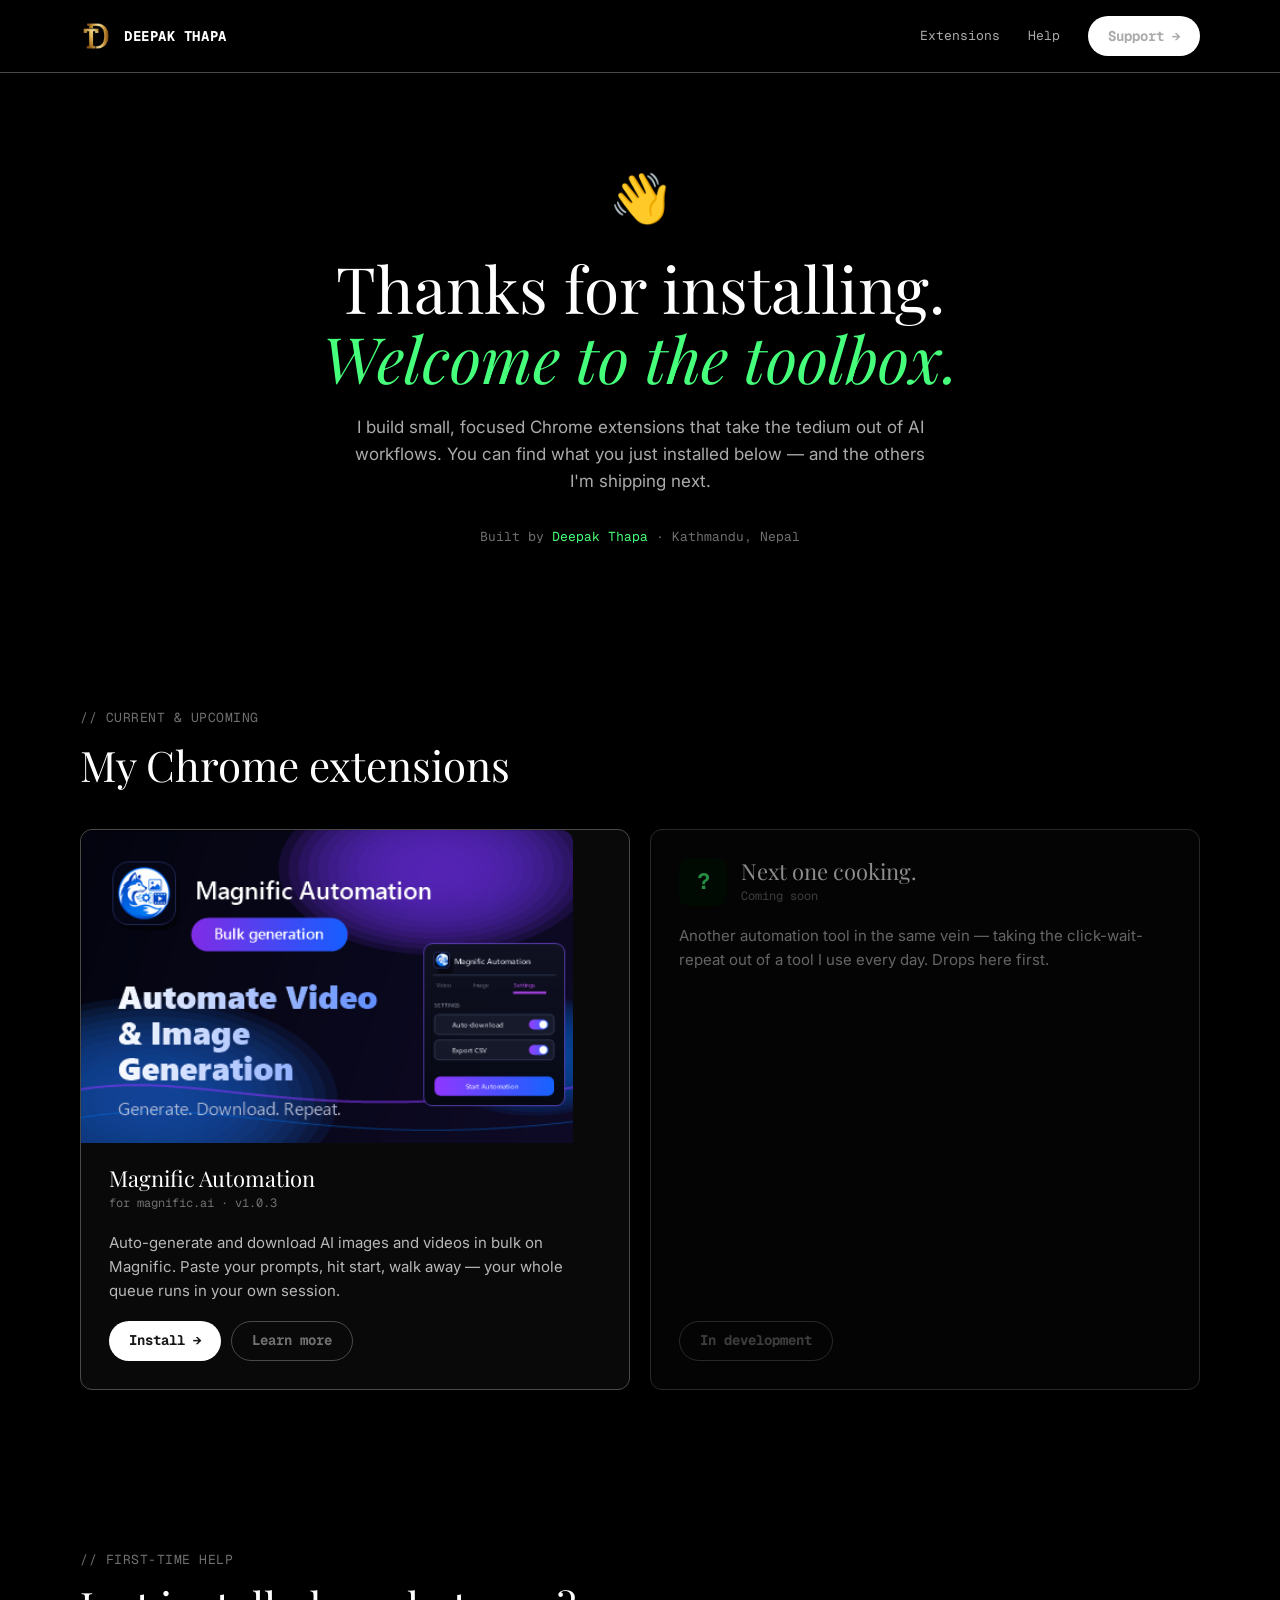
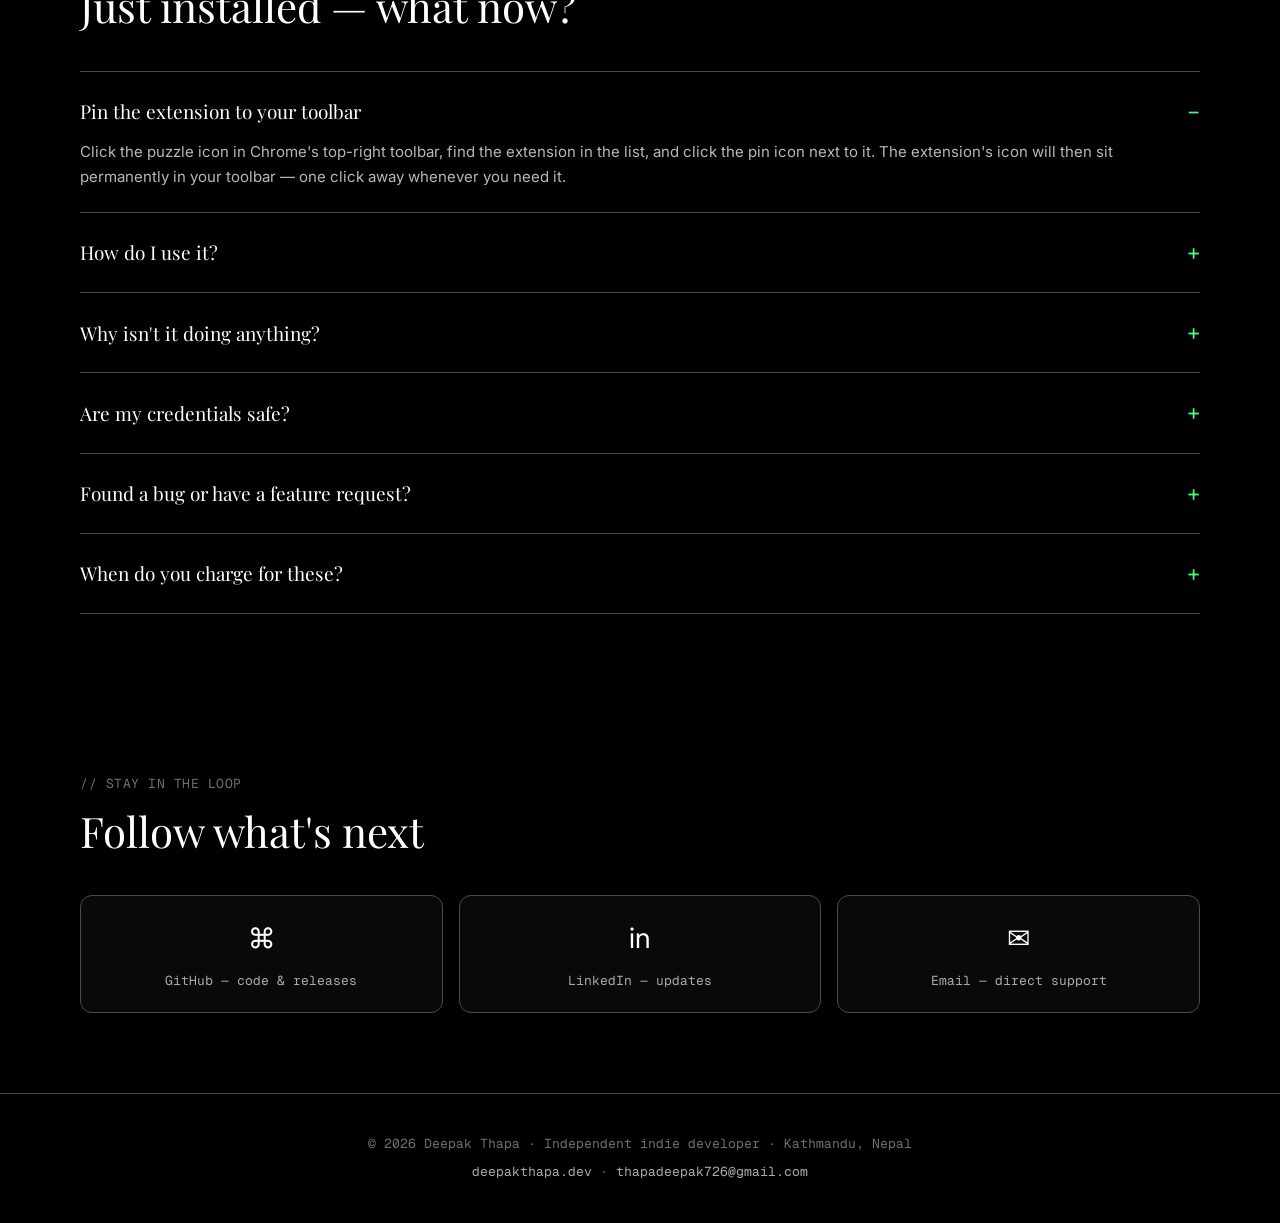
<file: extensions/index.html>
<!DOCTYPE html>
<html lang="en">
<head>
  <meta charset="UTF-8" />
  <meta name="viewport" content="width=device-width, initial-scale=1.0, viewport-fit=cover" />
  <title>Welcome — Deepak's Chrome extensions</title>
  <meta name="description" content="Thanks for installing. A hub for all the Chrome extensions I'm building — Magnific Automation and more on the way." />

  <meta property="og:title" content="Deepak's Chrome extensions" />
  <meta property="og:description" content="A hub for all the Chrome extensions I'm building." />
  <meta property="og:image" content="../apple-touch-icon.png" />
  <meta property="og:type" content="website" />
  <meta name="twitter:card" content="summary_large_image" />
  <meta name="twitter:title" content="Deepak's Chrome extensions" />
  <meta name="twitter:description" content="A hub for all the Chrome extensions I'm building." />
  <meta name="twitter:image" content="../apple-touch-icon.png" />
  <meta name="theme-color" content="#000000" />

  <link rel="icon" type="image/png" sizes="32x32" href="../favicon-32x32.png" />
  <link rel="apple-touch-icon" sizes="180x180" href="../apple-touch-icon.png" />

  <link rel="preconnect" href="https://fonts.googleapis.com" />
  <link rel="preconnect" href="https://fonts.gstatic.com" crossorigin />
  <link href="https://fonts.googleapis.com/css2?family=Inter:wght@400;500&family=Playfair+Display:ital,wght@0,400;0,500;1,400&family=Geist+Mono:wght@400;700&display=swap" rel="stylesheet" />

  <link rel="stylesheet" href="../style.css" />

  <style>
    /* Top bar */
    .eh-nav {
      position: fixed;
      top: 0; left: 0; right: 0;
      z-index: 100;
      background: rgba(0, 0, 0, 0.85);
      -webkit-backdrop-filter: blur(12px);
      backdrop-filter: blur(12px);
      border-bottom: 1px solid var(--border);
    }
    .eh-nav__inner {
      display: flex;
      align-items: center;
      justify-content: space-between;
      max-width: var(--container-max);
      margin: 0 auto;
      padding: 16px var(--container-px);
    }
    .eh-nav__brand {
      display: flex;
      align-items: center;
      gap: 12px;
      font-family: var(--font-mono);
      font-size: 14px;
      font-weight: 700;
      letter-spacing: 0.04em;
      color: var(--text-primary);
    }
    .eh-nav__avatar {
      width: 32px; height: 32px;
      border-radius: 50%;
      object-fit: cover;
      background: var(--bg-card);
    }
    .eh-nav__links {
      display: flex;
      align-items: center;
      gap: 28px;
      font-family: var(--font-mono);
      font-size: 13px;
    }
    .eh-nav__links a {
      color: var(--text-secondary);
      transition: color var(--transition);
    }
    .eh-nav__links a:hover { color: var(--text-primary); }

    /* Hero */
    .eh-hero {
      padding: 160px 0 80px;
      text-align: center;
    }
    .eh-hero__wave {
      display: inline-block;
      font-size: 48px;
      margin-bottom: 16px;
      animation: wave 2.4s ease-in-out infinite;
      transform-origin: 70% 70%;
    }
    @keyframes wave {
      0%, 60%, 100% { transform: rotate(0deg); }
      10% { transform: rotate(14deg); }
      20% { transform: rotate(-8deg); }
      30% { transform: rotate(14deg); }
      40% { transform: rotate(-4deg); }
      50% { transform: rotate(10deg); }
    }
    .eh-hero__title {
      font-family: var(--font-display);
      font-size: clamp(36px, 5vw, 64px);
      font-weight: 400;
      line-height: 1.1;
      margin-bottom: 20px;
    }
    .eh-hero__subtitle {
      max-width: 580px;
      margin: 0 auto 32px;
      font-size: 17px;
      color: var(--text-secondary);
      line-height: 1.6;
    }
    .eh-hero__meta {
      font-family: var(--font-mono);
      font-size: 13px;
      color: var(--text-muted);
    }

    /* Generic section */
    .eh-section { padding: 80px 0; }
    .eh-section__label {
      font-family: var(--font-mono);
      font-size: 13px;
      color: var(--text-muted);
      text-transform: uppercase;
      letter-spacing: 0.04em;
      margin-bottom: 12px;
    }
    .eh-section__title {
      font-family: var(--font-display);
      font-size: clamp(28px, 3.4vw, 42px);
      font-weight: 400;
      line-height: 1.15;
      margin-bottom: 40px;
    }

    /* Product grid */
    .eh-grid {
      display: grid;
      grid-template-columns: repeat(2, 1fr);
      gap: 20px;
    }
    @media (max-width: 760px) { .eh-grid { grid-template-columns: 1fr; } }

    .eh-product {
      padding: 28px;
      background: var(--bg-card);
      border: 1px solid var(--border);
      border-radius: var(--radius-card);
      display: flex;
      flex-direction: column;
      gap: 18px;
      transition: transform var(--transition), border-color var(--transition);
    }
    .eh-product:hover { transform: translateY(-2px); border-color: var(--border-tag); }
    .eh-product--soon { opacity: 0.55; }
    .eh-product--soon:hover { transform: none; border-color: var(--border); }
    .eh-product__head {
      display: flex;
      align-items: center;
      gap: 14px;
    }
    .eh-product__banner {
      display: block;
      width: calc(100% + 56px);
      margin: -28px -28px 4px -28px;
      border-radius: var(--radius-card) var(--radius-card) 0 0;
      height: auto;
    }
    .eh-product__icon {
      width: 48px; height: 48px;
      border-radius: 10px;
      background: var(--accent);
      color: #000;
      display: grid;
      place-items: center;
      font-family: var(--font-mono);
      font-size: 22px;
      font-weight: 700;
      flex-shrink: 0;
    }
    .eh-product--soon .eh-product__icon {
      background: var(--bg-tag);
      color: var(--accent);
    }
    .eh-product__name {
      font-family: var(--font-display);
      font-size: 22px;
      font-weight: 400;
      line-height: 1.2;
      margin-bottom: 2px;
    }
    .eh-product__platform {
      font-family: var(--font-mono);
      font-size: 12px;
      color: var(--text-muted);
    }
    .eh-product__desc {
      color: var(--text-card);
      font-size: 15px;
      line-height: 1.6;
      flex-grow: 1;
    }
    .eh-product__actions {
      display: flex;
      gap: 10px;
      flex-wrap: wrap;
    }

    /* FAQ */
    .eh-faq__item {
      border-bottom: 1px solid var(--border);
      padding: 22px 0;
    }
    .eh-faq__item:first-child { border-top: 1px solid var(--border); }
    .eh-faq__q {
      font-family: var(--font-display);
      font-size: 19px;
      cursor: pointer;
      list-style: none;
      display: flex;
      justify-content: space-between;
      align-items: center;
      gap: 16px;
    }
    .eh-faq__q::-webkit-details-marker { display: none; }
    .eh-faq__q::after {
      content: "+";
      color: var(--accent);
      font-family: var(--font-mono);
      font-size: 22px;
    }
    .eh-faq__item[open] .eh-faq__q::after { content: "−"; }
    .eh-faq__a {
      margin-top: 10px;
      color: var(--text-card);
      line-height: 1.7;
      font-size: 15px;
    }

    /* Community */
    .eh-community {
      display: grid;
      grid-template-columns: repeat(3, 1fr);
      gap: 16px;
    }
    @media (max-width: 760px) { .eh-community { grid-template-columns: 1fr; } }

    .eh-community__card {
      padding: 20px;
      background: var(--bg-card);
      border: 1px solid var(--border);
      border-radius: var(--radius-card);
      text-align: center;
      transition: border-color var(--transition), transform var(--transition);
    }
    .eh-community__card:hover {
      border-color: var(--border-tag);
      transform: translateY(-2px);
    }
    .eh-community__icon {
      font-size: 28px;
      margin-bottom: 10px;
    }
    .eh-community__label {
      font-family: var(--font-mono);
      font-size: 13px;
      color: var(--text-secondary);
    }

    /* Footer */
    .eh-footer {
      border-top: 1px solid var(--border);
      padding: 40px 0;
      text-align: center;
      color: var(--text-muted);
      font-family: var(--font-mono);
      font-size: 13px;
    }
    .eh-footer a {
      color: var(--text-secondary);
      transition: color var(--transition);
    }
    .eh-footer a:hover { color: var(--accent); }

    @media (max-width: 720px) {
      :root { --container-px: 24px; }
      .eh-nav__links a:not(.btn) { display: none; }
      .eh-hero { padding: 130px 0 60px; }
    }
  </style>
</head>
<body>

  <!-- NAV -->
  <nav class="eh-nav">
    <div class="eh-nav__inner">
      <a href="../" class="eh-nav__brand">
        <img src="../apple-touch-icon.png" alt="" class="eh-nav__avatar" />
        DEEPAK&nbsp;THAPA
      </a>
      <div class="eh-nav__links">
        <a href="#products">Extensions</a>
        <a href="#help">Help</a>
        <a href="mailto:thapadeepak726@gmail.com" class="btn btn--primary btn--sm">Support →</a>
      </div>
    </div>
  </nav>

  <!-- HERO -->
  <section class="eh-hero">
    <div class="container">
      <span class="eh-hero__wave" aria-hidden="true">👋</span>
      <h1 class="eh-hero__title">Thanks for installing.<br /><em class="accent">Welcome to the toolbox.</em></h1>
      <p class="eh-hero__subtitle">
        I build small, focused Chrome extensions that take the tedium out of AI workflows. You can find what you just installed below — and the others I'm shipping next.
      </p>
      <p class="eh-hero__meta">Built by <a href="../" style="color:var(--accent);">Deepak Thapa</a> · Kathmandu, Nepal</p>
    </div>
  </section>

  <!-- PRODUCTS -->
  <section class="eh-section" id="products">
    <div class="container">
      <p class="eh-section__label">// CURRENT &amp; UPCOMING</p>
      <h2 class="eh-section__title">My Chrome extensions</h2>

      <div class="eh-grid">
        <!-- Live: Magnific Automation -->
        <article class="eh-product">
          <img src="assets/magnific-promo.png" alt="Magnific Automation — Bulk generation for Magnific. Automate Video & Image Generation." class="eh-product__banner" loading="lazy" />
          <div class="eh-product__head">
            <div>
              <h3 class="eh-product__name">Magnific Automation</h3>
              <p class="eh-product__platform">for magnific.ai · v1.0.3</p>
            </div>
          </div>
          <p class="eh-product__desc">
            Auto-generate and download AI images and videos in bulk on Magnific. Paste your prompts, hit start, walk away — your whole queue runs in your own session.
          </p>
          <div class="eh-product__actions">
            <a href="https://chromewebstore.google.com/detail/magnific-automation-bulk/fpclkjidhbhdoeeokmjdlkcncdcmgeik" target="_blank" rel="noopener" class="btn btn--primary btn--sm">Install →</a>
            <a href="../magnific-automation/" class="btn btn--ghost btn--sm">Learn more</a>
          </div>
        </article>

        <!-- Coming soon placeholder #1 -->
        <article class="eh-product eh-product--soon">
          <div class="eh-product__head">
            <div class="eh-product__icon">?</div>
            <div>
              <h3 class="eh-product__name">Next one cooking.</h3>
              <p class="eh-product__platform">Coming soon</p>
            </div>
          </div>
          <p class="eh-product__desc">
            Another automation tool in the same vein — taking the click-wait-repeat out of a tool I use every day. Drops here first.
          </p>
          <div class="eh-product__actions">
            <span class="btn btn--ghost btn--sm" aria-disabled="true">In development</span>
          </div>
        </article>
      </div>
    </div>
  </section>

  <!-- HELP / FAQ -->
  <section class="eh-section" id="help">
    <div class="container">
      <p class="eh-section__label">// FIRST-TIME HELP</p>
      <h2 class="eh-section__title">Just installed — what now?</h2>

      <div class="eh-faq">
        <details class="eh-faq__item" open>
          <summary class="eh-faq__q">Pin the extension to your toolbar</summary>
          <p class="eh-faq__a">Click the puzzle icon in Chrome's top-right toolbar, find the extension in the list, and click the pin icon next to it. The extension's icon will then sit permanently in your toolbar — one click away whenever you need it.</p>
        </details>

        <details class="eh-faq__item">
          <summary class="eh-faq__q">How do I use it?</summary>
          <p class="eh-faq__a">Open the platform the extension is built for (e.g. magnific.ai for Magnific Automation), then click the extension's icon in your toolbar. A side panel opens with the queue controls. Paste prompts, configure settings, press start.</p>
        </details>

        <details class="eh-faq__item">
          <summary class="eh-faq__q">Why isn't it doing anything?</summary>
          <p class="eh-faq__a">A few common causes: (1) you're not on the platform page yet — open the generator before clicking the extension; (2) you're not logged in — these extensions use your own account, so log in first; (3) the platform's UI changed since the last update — email me and I'll patch it within a day.</p>
        </details>

        <details class="eh-faq__item">
          <summary class="eh-faq__q">Are my credentials safe?</summary>
          <p class="eh-faq__a">The extensions never see, store, or transmit your platform passwords. They operate inside your already-logged-in browser session — the same way any user click on the page would. No login info is sent anywhere, ever.</p>
        </details>

        <details class="eh-faq__item">
          <summary class="eh-faq__q">Found a bug or have a feature request?</summary>
          <p class="eh-faq__a">Email <a href="mailto:thapadeepak726@gmail.com" style="color:var(--accent);">thapadeepak726@gmail.com</a>. I read every message and most replies go out within 24 hours on weekdays. Bug reports get priority — I patch and ship fast.</p>
        </details>

        <details class="eh-faq__item">
          <summary class="eh-faq__q">When do you charge for these?</summary>
          <p class="eh-faq__a">Right now everything is free for early users. Once a tool has enough users that I'm confident it's battle-tested, the price flips to <strong>$15 lifetime</strong> for <em>new</em> customers. If you installed during the free launch, you're grandfathered in at free forever.</p>
        </details>
      </div>
    </div>
  </section>

  <!-- COMMUNITY -->
  <section class="eh-section" id="community">
    <div class="container">
      <p class="eh-section__label">// STAY IN THE LOOP</p>
      <h2 class="eh-section__title">Follow what's next</h2>

      <div class="eh-community">
        <a href="https://github.com/Curious-Ray" target="_blank" rel="noopener" class="eh-community__card">
          <div class="eh-community__icon">⌘</div>
          <p class="eh-community__label">GitHub — code &amp; releases</p>
        </a>
        <a href="https://www.linkedin.com/in/deepak-thapa-5464b6304/" target="_blank" rel="noopener" class="eh-community__card">
          <div class="eh-community__icon">in</div>
          <p class="eh-community__label">LinkedIn — updates</p>
        </a>
        <a href="mailto:thapadeepak726@gmail.com" class="eh-community__card">
          <div class="eh-community__icon">✉</div>
          <p class="eh-community__label">Email — direct support</p>
        </a>
      </div>
    </div>
  </section>

  <!-- FOOTER -->
  <footer class="eh-footer">
    <div class="container">
      <p>© <span id="year"></span> Deepak Thapa · Independent indie developer · Kathmandu, Nepal</p>
      <p style="margin-top:8px;">
        <a href="../">deepakthapa.dev</a> · <a href="mailto:thapadeepak726@gmail.com">thapadeepak726@gmail.com</a>
      </p>
    </div>
  </footer>

  <script>
    document.getElementById('year').textContent = new Date().getFullYear();
  </script>
</body>
</html>
</file>
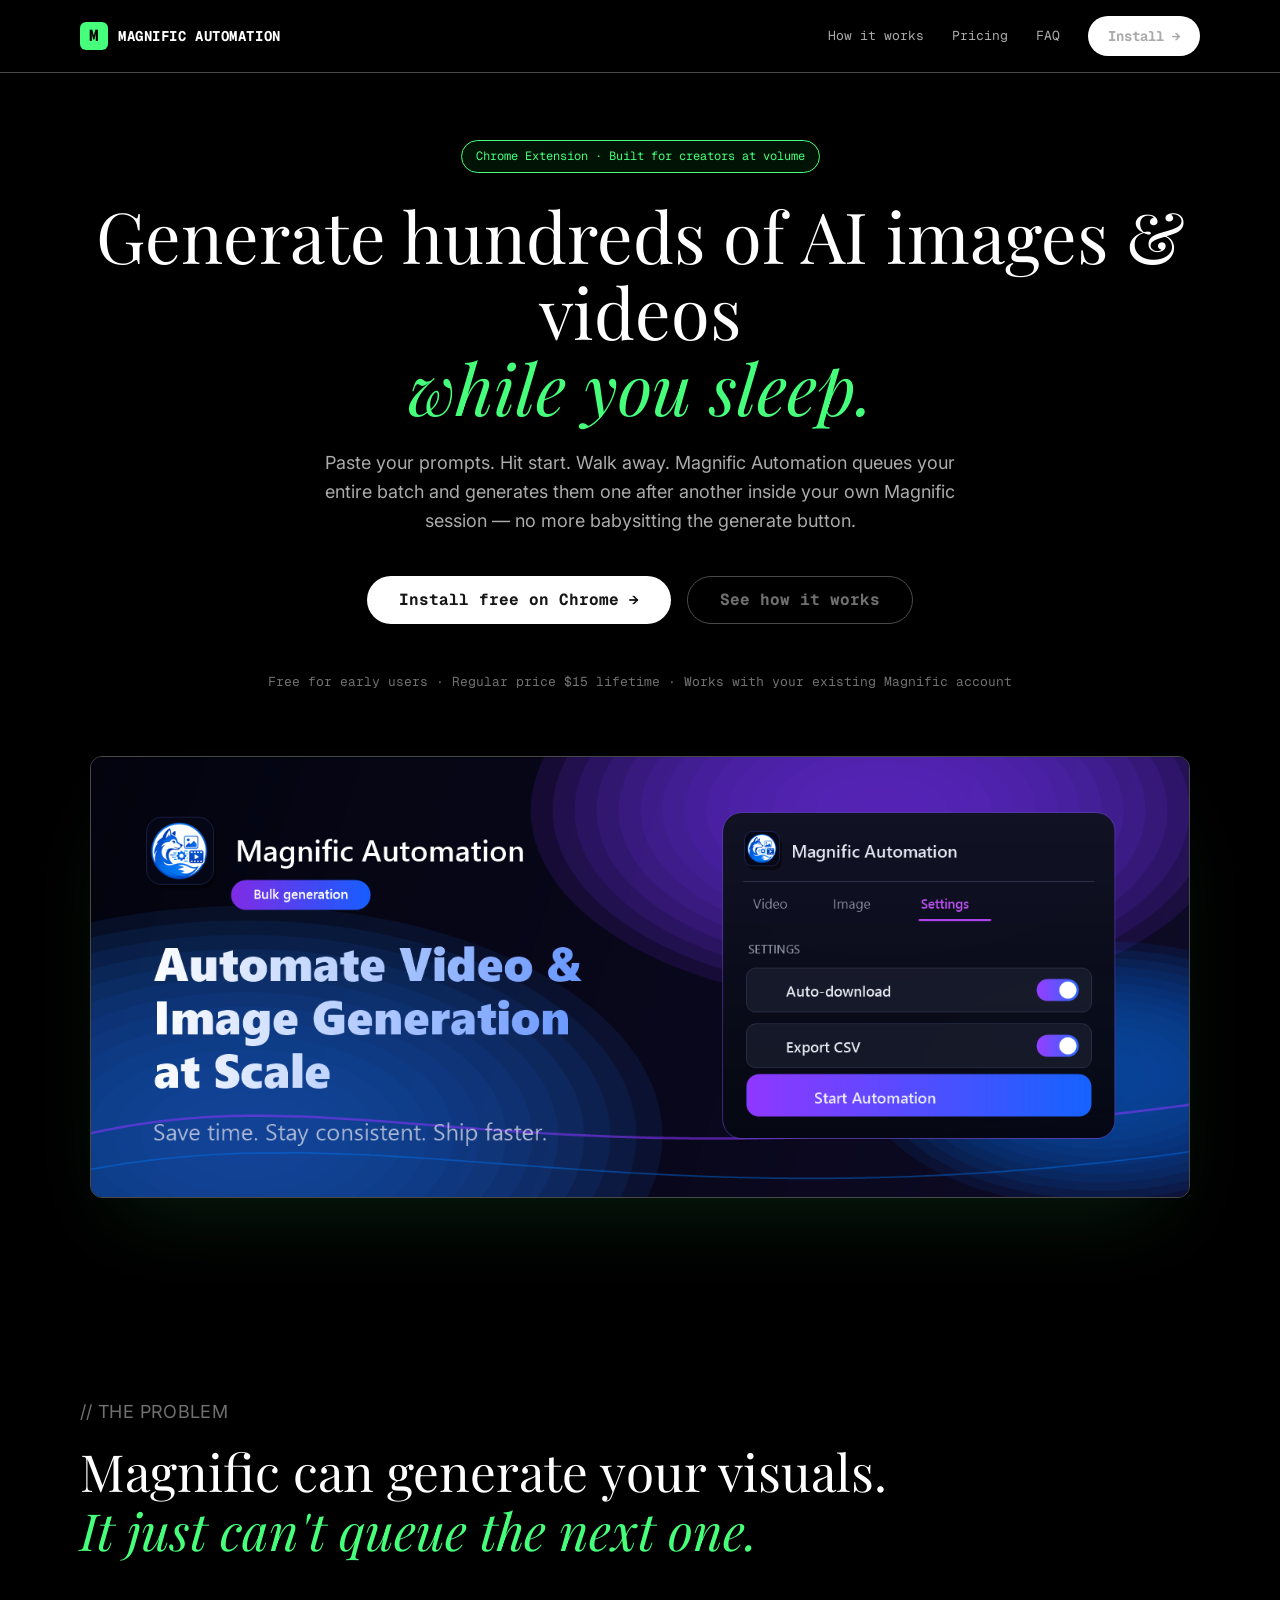
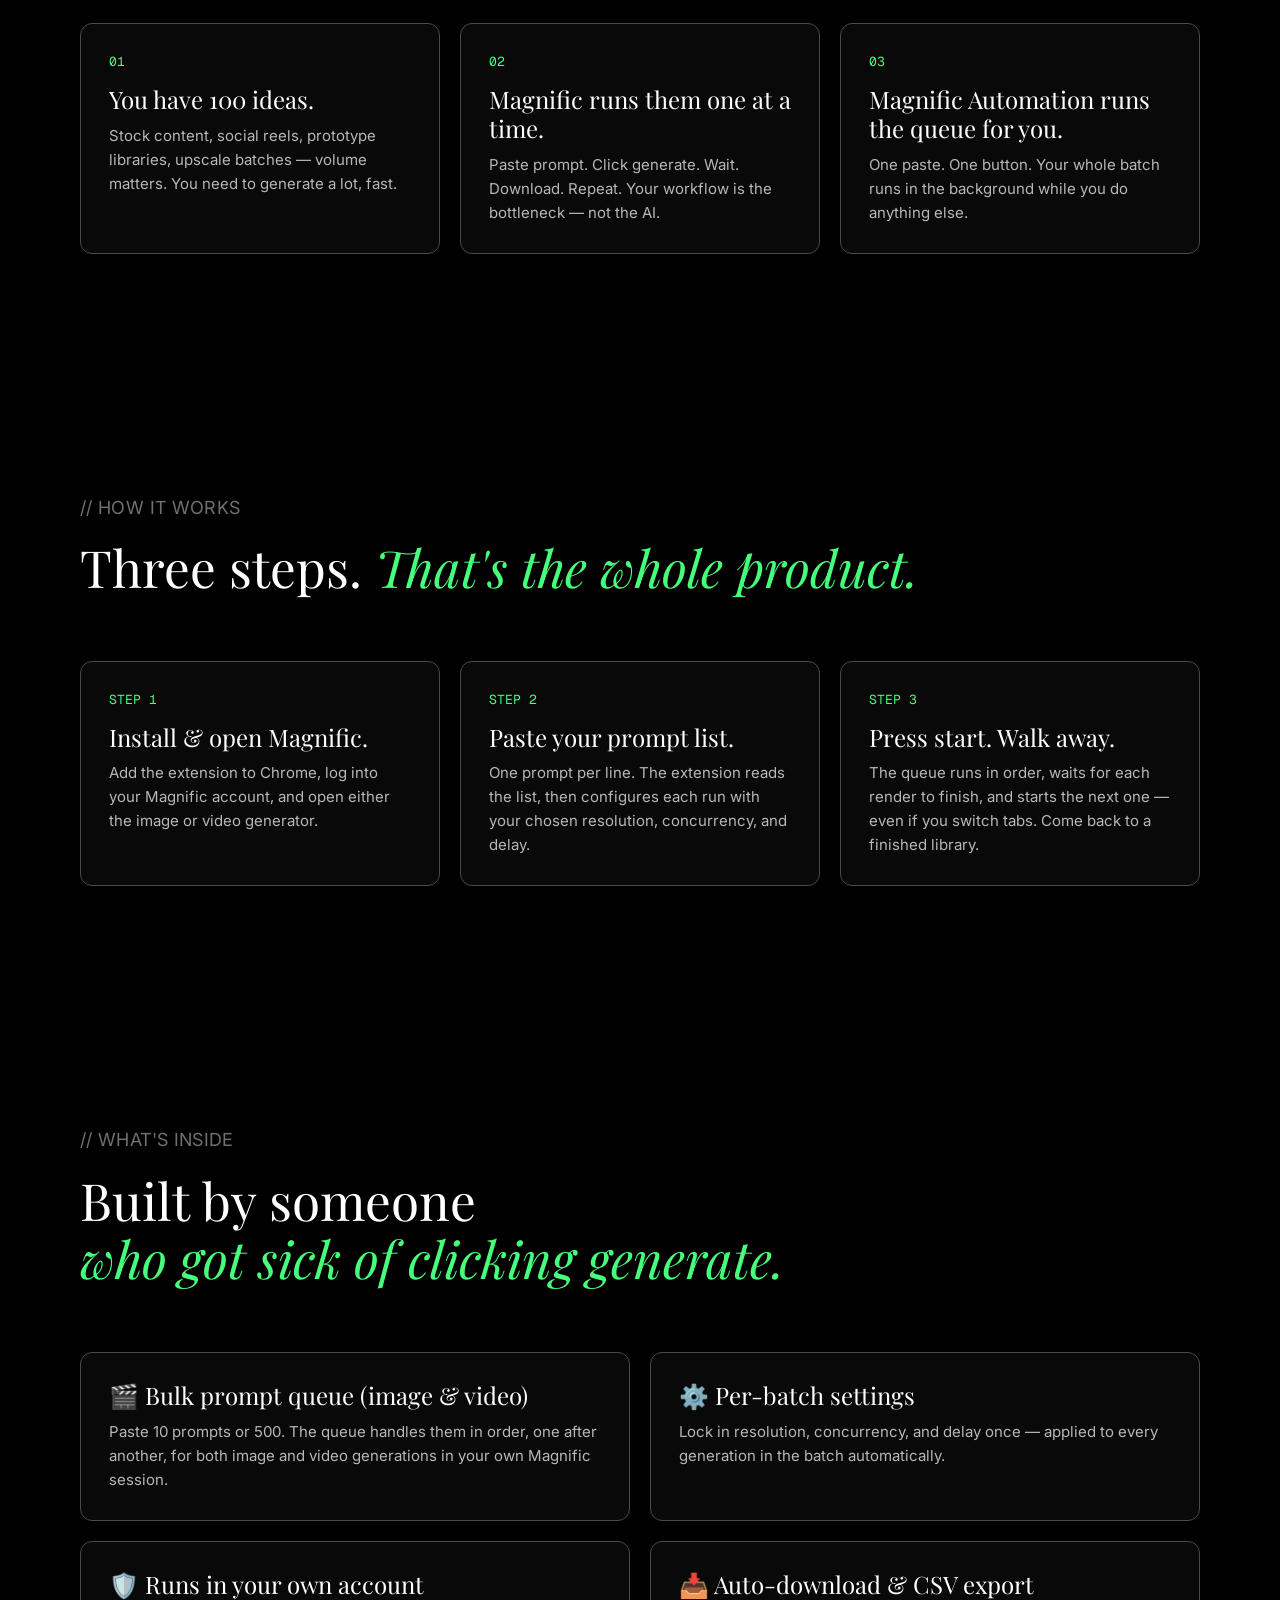
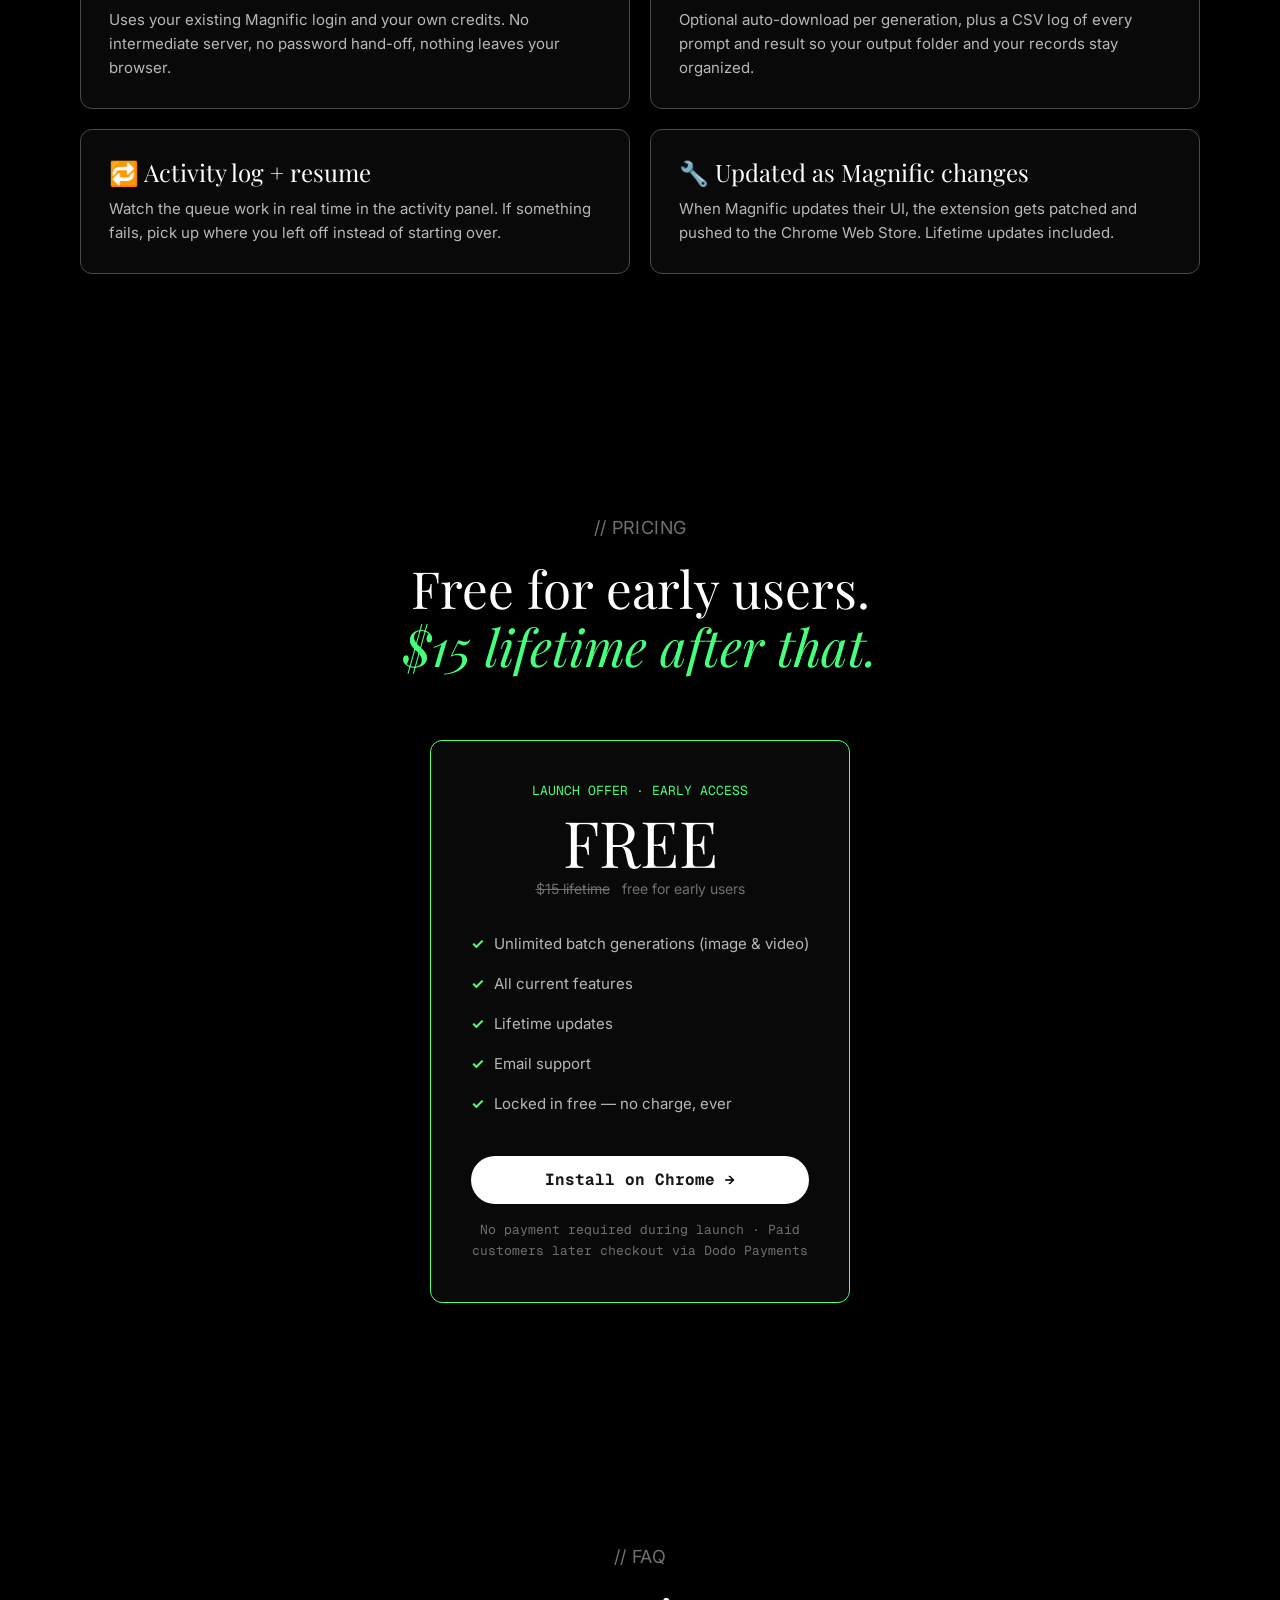
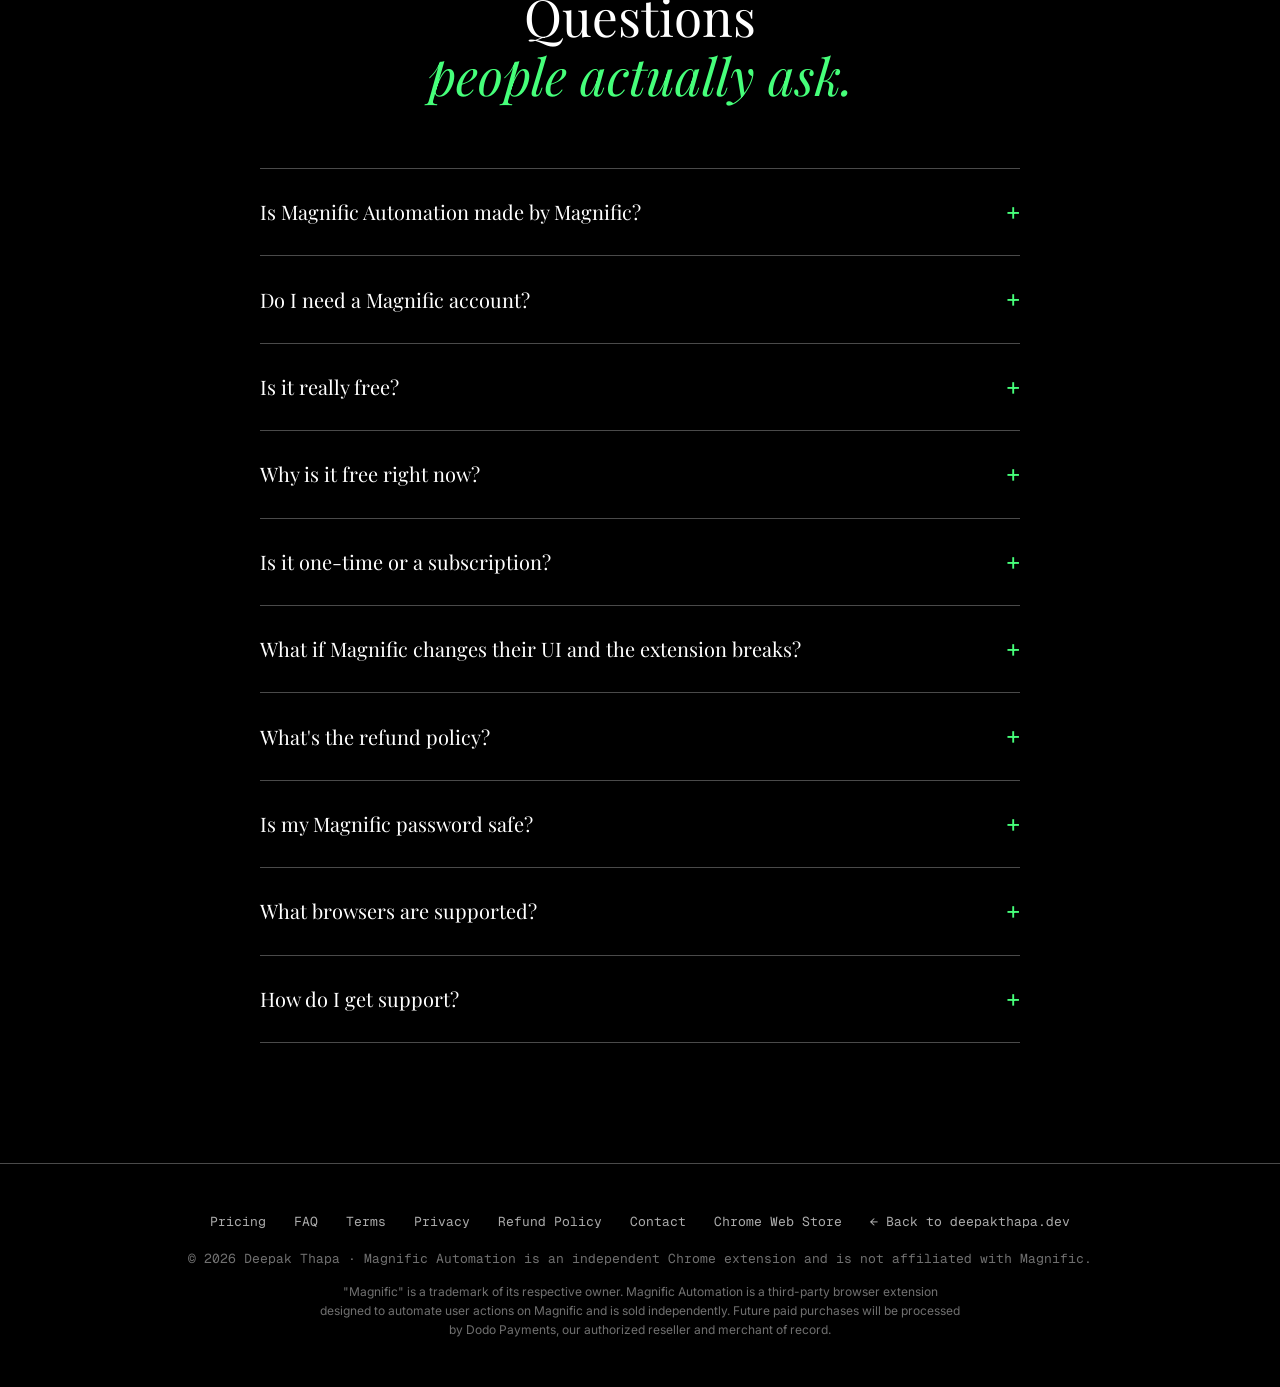
<file: magnific-automation/index.html>
<!DOCTYPE html>
<html lang="en">
<head>
  <meta charset="UTF-8" />
  <meta name="viewport" content="width=device-width, initial-scale=1.0, viewport-fit=cover" />
  <title>Magnific Automation — Bulk AI image & video generator on autopilot</title>
  <meta name="description" content="A Chrome extension that auto-generates and downloads AI images and videos in bulk on Magnific. Paste your prompts, walk away, come back to a finished library." />

  <!-- Open Graph -->
  <meta property="og:title" content="Magnific Automation — Bulk AI image & video generator" />
  <meta property="og:description" content="A Chrome extension that auto-generates and downloads AI images and videos in bulk on Magnific. Stop babysitting the generate button." />
  <meta property="og:image" content="../apple-touch-icon.png" />
  <meta property="og:type" content="product" />
  <meta name="twitter:card" content="summary_large_image" />
  <meta name="twitter:title" content="Magnific Automation — Bulk AI image & video generator" />
  <meta name="twitter:description" content="Auto-generate and download AI images and videos in bulk on Magnific." />
  <meta name="twitter:image" content="../apple-touch-icon.png" />
  <meta name="theme-color" content="#000000" />

  <!-- Favicon -->
  <link rel="icon" type="image/png" sizes="32x32" href="../favicon-32x32.png" />
  <link rel="apple-touch-icon" sizes="180x180" href="../apple-touch-icon.png" />

  <!-- Fonts -->
  <link rel="preconnect" href="https://fonts.googleapis.com" />
  <link rel="preconnect" href="https://fonts.gstatic.com" crossorigin />
  <link href="https://fonts.googleapis.com/css2?family=Inter:wght@400;500&family=Playfair+Display:ital,wght@0,400;0,500;1,400&family=Geist+Mono:wght@400;700&display=swap" rel="stylesheet" />

  <!-- Shared theme -->
  <link rel="stylesheet" href="../style.css" />

  <!-- Page-specific styles (only what's not already in the main theme) -->
  <style>
    /* Compact nav for the product page — logo + single CTA */
    .pl-nav {
      position: fixed;
      top: 0; left: 0; right: 0;
      z-index: 100;
      background: rgba(0, 0, 0, 0.85);
      -webkit-backdrop-filter: blur(12px);
      backdrop-filter: blur(12px);
      border-bottom: 1px solid var(--border);
    }
    .pl-nav__inner {
      display: flex;
      align-items: center;
      justify-content: space-between;
      max-width: var(--container-max);
      margin: 0 auto;
      padding: 16px var(--container-px);
    }
    .pl-nav__brand {
      display: flex;
      align-items: center;
      gap: 10px;
      font-family: var(--font-mono);
      font-size: 14px;
      font-weight: 700;
      letter-spacing: 0.04em;
      color: var(--text-primary);
    }
    .pl-nav__brand-mark {
      width: 28px; height: 28px;
      border-radius: 6px;
      background: var(--accent);
      display: grid; place-items: center;
      color: #000;
      font-size: 16px;
      font-weight: 700;
    }
    .pl-nav__links {
      display: flex;
      align-items: center;
      gap: 28px;
      font-family: var(--font-mono);
      font-size: 13px;
    }
    .pl-nav__links a {
      color: var(--text-secondary);
      transition: color var(--transition);
    }
    .pl-nav__links a:hover { color: var(--text-primary); }

    /* Hero */
    .pl-hero {
      padding: 140px 0 80px;
      text-align: center;
    }
    .pl-hero__badge {
      display: inline-flex;
      align-items: center;
      gap: 8px;
      padding: 6px 14px;
      border: 1px solid var(--border-tag);
      background: var(--bg-tag);
      color: var(--accent);
      font-family: var(--font-mono);
      font-size: 12px;
      border-radius: var(--radius-tag);
      margin-bottom: 24px;
    }
    .pl-hero__title {
      font-family: var(--font-display);
      font-size: clamp(40px, 5.5vw, 72px);
      font-weight: 400;
      line-height: 1.08;
      margin-bottom: 24px;
    }
    .pl-hero__subtitle {
      max-width: 640px;
      margin: 0 auto 40px;
      font-size: 18px;
      color: var(--text-secondary);
      line-height: 1.6;
    }
    .pl-hero__ctas {
      display: flex;
      gap: 16px;
      justify-content: center;
      flex-wrap: wrap;
      margin-bottom: 48px;
    }
    .pl-hero__meta {
      font-family: var(--font-mono);
      font-size: 13px;
      color: var(--text-muted);
    }
    .pl-hero__demo {
      max-width: 1100px;
      margin: 64px auto 0;
      border: 1px solid var(--border);
      border-radius: var(--radius-card);
      overflow: hidden;
      background: var(--bg-card);
      box-shadow: 0 40px 80px -30px rgba(70, 255, 122, 0.12);
    }
    .pl-hero__demo img {
      display: block;
      width: 100%;
      height: auto;
    }

    /* Problem / how-it-works / features shared card style */
    .pl-grid {
      display: grid;
      gap: 20px;
    }
    .pl-grid--3 { grid-template-columns: repeat(3, 1fr); }
    .pl-grid--2 { grid-template-columns: repeat(2, 1fr); }
    @media (max-width: 900px) {
      .pl-grid--3, .pl-grid--2 { grid-template-columns: 1fr; }
    }

    .pl-card {
      padding: 28px;
      background: var(--bg-card);
      border: 1px solid var(--border);
      border-radius: var(--radius-card);
    }
    .pl-card__num {
      font-family: var(--font-mono);
      font-size: 13px;
      color: var(--accent);
      margin-bottom: 12px;
    }
    .pl-card__title {
      font-family: var(--font-display);
      font-size: 24px;
      font-weight: 400;
      margin-bottom: 10px;
      line-height: 1.2;
    }
    .pl-card__body {
      color: var(--text-card);
      font-size: 15px;
      line-height: 1.6;
    }

    /* Pricing */
    .pl-pricing {
      display: grid;
      place-items: center;
    }
    .pl-price-card {
      max-width: 420px;
      width: 100%;
      padding: 40px;
      background: var(--bg-card);
      border: 1px solid var(--border-tag);
      border-radius: var(--radius-card);
      text-align: center;
    }
    .pl-price-card__label {
      font-family: var(--font-mono);
      font-size: 13px;
      color: var(--accent);
      margin-bottom: 8px;
    }
    .pl-price-card__amount {
      font-family: var(--font-display);
      font-size: 64px;
      line-height: 1;
      margin-bottom: 4px;
    }
    .pl-price-card__amount sup {
      font-size: 28px;
      vertical-align: top;
      margin-right: 6px;
    }
    .pl-price-card__period {
      color: var(--text-muted);
      font-size: 14px;
      margin-bottom: 24px;
    }
    .pl-price-card__features {
      list-style: none;
      text-align: left;
      margin: 24px 0 32px;
    }
    .pl-price-card__features li {
      padding: 8px 0;
      color: var(--text-card);
      font-size: 15px;
      display: flex;
      align-items: flex-start;
      gap: 10px;
    }
    .pl-price-card__features li::before {
      content: "✓";
      color: var(--accent);
      font-weight: 700;
      flex-shrink: 0;
    }
    .pl-price-card .btn { width: 100%; }
    .pl-price-card__strike {
      color: var(--text-muted);
      text-decoration-color: var(--text-muted);
      margin-right: 4px;
    }

    /* FAQ */
    .pl-faq {
      max-width: 760px;
      margin: 0 auto;
    }
    .pl-faq__item {
      border-bottom: 1px solid var(--border);
      padding: 24px 0;
    }
    .pl-faq__item:first-child { border-top: 1px solid var(--border); }
    .pl-faq__q {
      font-family: var(--font-display);
      font-size: 20px;
      font-weight: 400;
      cursor: pointer;
      display: flex;
      justify-content: space-between;
      align-items: center;
      gap: 20px;
      list-style: none;
    }
    .pl-faq__q::-webkit-details-marker { display: none; }
    .pl-faq__q::after {
      content: "+";
      font-family: var(--font-mono);
      font-size: 24px;
      color: var(--accent);
      transition: transform var(--transition);
    }
    .pl-faq__item[open] .pl-faq__q::after { content: "−"; }
    .pl-faq__a {
      margin-top: 12px;
      color: var(--text-card);
      line-height: 1.7;
      font-size: 15px;
    }

    /* Footer */
    .pl-footer {
      border-top: 1px solid var(--border);
      padding: 48px 0;
      text-align: center;
      color: var(--text-muted);
      font-family: var(--font-mono);
      font-size: 13px;
    }
    .pl-footer__links {
      display: flex;
      justify-content: center;
      gap: 28px;
      margin-bottom: 16px;
      flex-wrap: wrap;
    }
    .pl-footer__links a {
      color: var(--text-secondary);
      transition: color var(--transition);
    }
    .pl-footer__links a:hover { color: var(--accent); }
    .pl-footer__legal {
      max-width: 640px;
      margin: 12px auto 0;
      color: var(--text-muted);
      font-family: var(--font-body);
      font-size: 12px;
      line-height: 1.6;
    }

    /* Mobile adjustments */
    @media (max-width: 720px) {
      :root { --container-px: 24px; }
      .pl-hero { padding: 110px 0 60px; }
      .pl-nav__links { display: none; }
      .pl-nav__links--cta-only { display: flex; gap: 0; }
      .pl-nav__links--cta-only a:not(.btn) { display: none; }
    }
  </style>
</head>
<body>

  <!-- NAV -->
  <nav class="pl-nav">
    <div class="pl-nav__inner">
      <a href="../" class="pl-nav__brand">
        <span class="pl-nav__brand-mark">M</span>
        MAGNIFIC&nbsp;AUTOMATION
      </a>
      <div class="pl-nav__links pl-nav__links--cta-only">
        <a href="#how">How it works</a>
        <a href="#pricing">Pricing</a>
        <a href="#faq">FAQ</a>
        <a href="https://chromewebstore.google.com/detail/magnific-automation-bulk/fpclkjidhbhdoeeokmjdlkcncdcmgeik" target="_blank" rel="noopener" class="btn btn--primary btn--sm">Install →</a>
      </div>
    </div>
  </nav>

  <!-- HERO -->
  <section class="pl-hero">
    <div class="container">
      <span class="pl-hero__badge">Chrome Extension · Built for creators at volume</span>
      <h1 class="pl-hero__title">Generate hundreds of AI images &amp; videos<br /><em class="accent">while you sleep.</em></h1>
      <p class="pl-hero__subtitle">
        Paste your prompts. Hit start. Walk away. Magnific Automation queues your entire batch and generates them one after another inside your own Magnific session — no more babysitting the generate button.
      </p>
      <div class="pl-hero__ctas">
        <a href="https://chromewebstore.google.com/detail/magnific-automation-bulk/fpclkjidhbhdoeeokmjdlkcncdcmgeik" target="_blank" rel="noopener" class="btn btn--primary">Install free on Chrome →</a>
        <a href="#how" class="btn btn--ghost">See how it works</a>
      </div>
      <p class="pl-hero__meta">Free for early users · Regular price $15 lifetime · Works with your existing Magnific account</p>

      <div class="pl-hero__demo">
        <img src="assets/hero-demo.png" alt="Magnific Automation — Automate Video & Image Generation at Scale. The extension's Settings panel shows Auto-download and Export CSV toggles plus a Start Automation button." loading="eager" />
      </div>
    </div>
  </section>

  <!-- PROBLEM -->
  <section class="section" id="problem">
    <div class="container">
      <p class="section__label">// THE PROBLEM</p>
      <h2 class="section__title">Magnific can generate your visuals.<br /><em class="accent">It just can't queue the next one.</em></h2>
      <div class="pl-grid pl-grid--3">
        <div class="pl-card">
          <p class="pl-card__num">01</p>
          <h3 class="pl-card__title">You have 100 ideas.</h3>
          <p class="pl-card__body">Stock content, social reels, prototype libraries, upscale batches — volume matters. You need to generate a lot, fast.</p>
        </div>
        <div class="pl-card">
          <p class="pl-card__num">02</p>
          <h3 class="pl-card__title">Magnific runs them one at a time.</h3>
          <p class="pl-card__body">Paste prompt. Click generate. Wait. Download. Repeat. Your workflow is the bottleneck — not the AI.</p>
        </div>
        <div class="pl-card">
          <p class="pl-card__num">03</p>
          <h3 class="pl-card__title">Magnific Automation runs the queue for you.</h3>
          <p class="pl-card__body">One paste. One button. Your whole batch runs in the background while you do anything else.</p>
        </div>
      </div>
    </div>
  </section>

  <!-- HOW IT WORKS -->
  <section class="section" id="how">
    <div class="container">
      <p class="section__label">// HOW IT WORKS</p>
      <h2 class="section__title">Three steps. <em class="accent">That's the whole product.</em></h2>
      <div class="pl-grid pl-grid--3">
        <div class="pl-card">
          <p class="pl-card__num">STEP 1</p>
          <h3 class="pl-card__title">Install &amp; open Magnific.</h3>
          <p class="pl-card__body">Add the extension to Chrome, log into your Magnific account, and open either the image or video generator.</p>
        </div>
        <div class="pl-card">
          <p class="pl-card__num">STEP 2</p>
          <h3 class="pl-card__title">Paste your prompt list.</h3>
          <p class="pl-card__body">One prompt per line. The extension reads the list, then configures each run with your chosen resolution, concurrency, and delay.</p>
        </div>
        <div class="pl-card">
          <p class="pl-card__num">STEP 3</p>
          <h3 class="pl-card__title">Press start. Walk away.</h3>
          <p class="pl-card__body">The queue runs in order, waits for each render to finish, and starts the next one — even if you switch tabs. Come back to a finished library.</p>
        </div>
      </div>
    </div>
  </section>

  <!-- FEATURES -->
  <section class="section" id="features">
    <div class="container">
      <p class="section__label">// WHAT'S INSIDE</p>
      <h2 class="section__title">Built by someone<br /><em class="accent">who got sick of clicking generate.</em></h2>
      <div class="pl-grid pl-grid--2">
        <div class="pl-card">
          <h3 class="pl-card__title">🎬 Bulk prompt queue (image &amp; video)</h3>
          <p class="pl-card__body">Paste 10 prompts or 500. The queue handles them in order, one after another, for both image and video generations in your own Magnific session.</p>
        </div>
        <div class="pl-card">
          <h3 class="pl-card__title">⚙️ Per-batch settings</h3>
          <p class="pl-card__body">Lock in resolution, concurrency, and delay once — applied to every generation in the batch automatically.</p>
        </div>
        <div class="pl-card">
          <h3 class="pl-card__title">🛡️ Runs in your own account</h3>
          <p class="pl-card__body">Uses your existing Magnific login and your own credits. No intermediate server, no password hand-off, nothing leaves your browser.</p>
        </div>
        <div class="pl-card">
          <h3 class="pl-card__title">📥 Auto-download &amp; CSV export</h3>
          <p class="pl-card__body">Optional auto-download per generation, plus a CSV log of every prompt and result so your output folder and your records stay organized.</p>
        </div>
        <div class="pl-card">
          <h3 class="pl-card__title">🔁 Activity log + resume</h3>
          <p class="pl-card__body">Watch the queue work in real time in the activity panel. If something fails, pick up where you left off instead of starting over.</p>
        </div>
        <div class="pl-card">
          <h3 class="pl-card__title">🔧 Updated as Magnific changes</h3>
          <p class="pl-card__body">When Magnific updates their UI, the extension gets patched and pushed to the Chrome Web Store. Lifetime updates included.</p>
        </div>
      </div>
    </div>
  </section>

  <!-- PRICING -->
  <section class="section" id="pricing">
    <div class="container">
      <p class="section__label" style="text-align:center;">// PRICING</p>
      <h2 class="section__title" style="text-align:center;">Free for early users.<br /><em class="accent">$15 lifetime after that.</em></h2>

      <div class="pl-pricing">
        <div class="pl-price-card">
          <p class="pl-price-card__label">LAUNCH OFFER · EARLY ACCESS</p>
          <p class="pl-price-card__amount">FREE</p>
          <p class="pl-price-card__period"><s class="pl-price-card__strike">$15 lifetime</s>&nbsp;&nbsp;free for early users</p>

          <ul class="pl-price-card__features">
            <li>Unlimited batch generations (image &amp; video)</li>
            <li>All current features</li>
            <li>Lifetime updates</li>
            <li>Email support</li>
            <li>Locked in free — no charge, ever</li>
          </ul>

          <a href="https://chromewebstore.google.com/detail/magnific-automation-bulk/fpclkjidhbhdoeeokmjdlkcncdcmgeik" target="_blank" rel="noopener" class="btn btn--primary" id="buy-button">
            Install on Chrome →
          </a>
          <p class="pl-hero__meta" style="margin-top:16px;">No payment required during launch · Paid customers later checkout via Dodo Payments</p>
        </div>
      </div>
    </div>
  </section>

  <!-- FAQ -->
  <section class="section" id="faq">
    <div class="container">
      <p class="section__label" style="text-align:center;">// FAQ</p>
      <h2 class="section__title" style="text-align:center;">Questions<br /><em class="accent">people actually ask.</em></h2>

      <div class="pl-faq">
        <details class="pl-faq__item">
          <summary class="pl-faq__q">Is Magnific Automation made by Magnific?</summary>
          <p class="pl-faq__a">No. Magnific Automation is an independent third-party Chrome extension, not affiliated with, endorsed by, or connected to Magnific. It's a browser tool that automates actions you'd otherwise do manually on Magnific using your own account.</p>
        </details>

        <details class="pl-faq__item">
          <summary class="pl-faq__q">Do I need a Magnific account?</summary>
          <p class="pl-faq__a">Yes — you use your own Magnific account and your own credits. The extension doesn't include Magnific access; it just automates how you interact with the site once you're logged in.</p>
        </details>

        <details class="pl-faq__item">
          <summary class="pl-faq__q">Is it really free?</summary>
          <p class="pl-faq__a">Yes — 100% free for early users. No credit card, no trial that expires, no upsell. You install from the Chrome Web Store and use the full product. The only catch: once I have enough users to consider the product battle-tested, the price flips to <strong>$15 lifetime</strong> for <em>new</em> customers. Everyone who installed during the free launch stays free forever.</p>
        </details>

        <details class="pl-faq__item">
          <summary class="pl-faq__q">Why is it free right now?</summary>
          <p class="pl-faq__a">I'm early. I need real users running real batches with this to find rough edges faster than I ever could alone. Your feedback during launch is worth more than $15 to me. Once it's rock-solid and there's a user base, the price goes up for new customers — but you'll be grandfathered in at free for life.</p>
        </details>

        <details class="pl-faq__item">
          <summary class="pl-faq__q">Is it one-time or a subscription?</summary>
          <p class="pl-faq__a">Neither currently — it's free. When paid pricing turns on, it will be a <strong>one-time $15 lifetime license</strong>. Never a subscription, never auto-renew, never a per-generation charge.</p>
        </details>

        <details class="pl-faq__item">
          <summary class="pl-faq__q">What if Magnific changes their UI and the extension breaks?</summary>
          <p class="pl-faq__a">When Magnific rolls out meaningful UI changes, the extension gets patched and pushed to the Chrome Web Store. Updates are free for the lifetime of your license.</p>
        </details>

        <details class="pl-faq__item">
          <summary class="pl-faq__q">What's the refund policy?</summary>
          <p class="pl-faq__a">Free users: nothing to refund — just uninstall from Chrome if it doesn't work for you. Once paid pricing kicks in ($15 lifetime), all new purchases will include a <strong>7-day money-back guarantee</strong>, no questions asked. Email thapadeepak726@gmail.com and I'll process the refund via Dodo Payments.</p>
        </details>

        <details class="pl-faq__item">
          <summary class="pl-faq__q">Is my Magnific password safe?</summary>
          <p class="pl-faq__a">The extension never sees, stores, or transmits your Magnific password. It operates inside your already-logged-in browser session, the same way any user action on the page would. No credentials are sent anywhere.</p>
        </details>

        <details class="pl-faq__item">
          <summary class="pl-faq__q">What browsers are supported?</summary>
          <p class="pl-faq__a">Google Chrome and any Chromium-based browser that supports Chrome Web Store extensions (Brave, Edge, Arc, Opera). Firefox and Safari are not currently supported.</p>
        </details>

        <details class="pl-faq__item">
          <summary class="pl-faq__q">How do I get support?</summary>
          <p class="pl-faq__a">Email <a href="mailto:thapadeepak726@gmail.com" style="color:var(--accent);">thapadeepak726@gmail.com</a>. Reply usually within 24 hours on weekdays.</p>
        </details>
      </div>
    </div>
  </section>

  <!-- FOOTER -->
  <footer class="pl-footer">
    <div class="container">
      <div class="pl-footer__links">
        <a href="#pricing">Pricing</a>
        <a href="#faq">FAQ</a>
        <a href="terms.html">Terms</a>
        <a href="privacy.html">Privacy</a>
        <a href="refund.html">Refund Policy</a>
        <a href="mailto:thapadeepak726@gmail.com">Contact</a>
        <a href="https://chromewebstore.google.com/detail/magnific-automation-bulk/fpclkjidhbhdoeeokmjdlkcncdcmgeik" target="_blank" rel="noopener">Chrome Web Store</a>
        <a href="../">← Back to deepakthapa.dev</a>
      </div>
      <p>© <span id="year"></span> Deepak Thapa · Magnific Automation is an independent Chrome extension and is not affiliated with Magnific.</p>
      <p class="pl-footer__legal">
        "Magnific" is a trademark of its respective owner. Magnific Automation is a third-party browser extension designed to automate user actions on Magnific and is sold independently. Future paid purchases will be processed by Dodo Payments, our authorized reseller and merchant of record.
      </p>
    </div>
  </footer>

  <script>
    document.getElementById('year').textContent = new Date().getFullYear();
  </script>
</body>
</html>
</file>
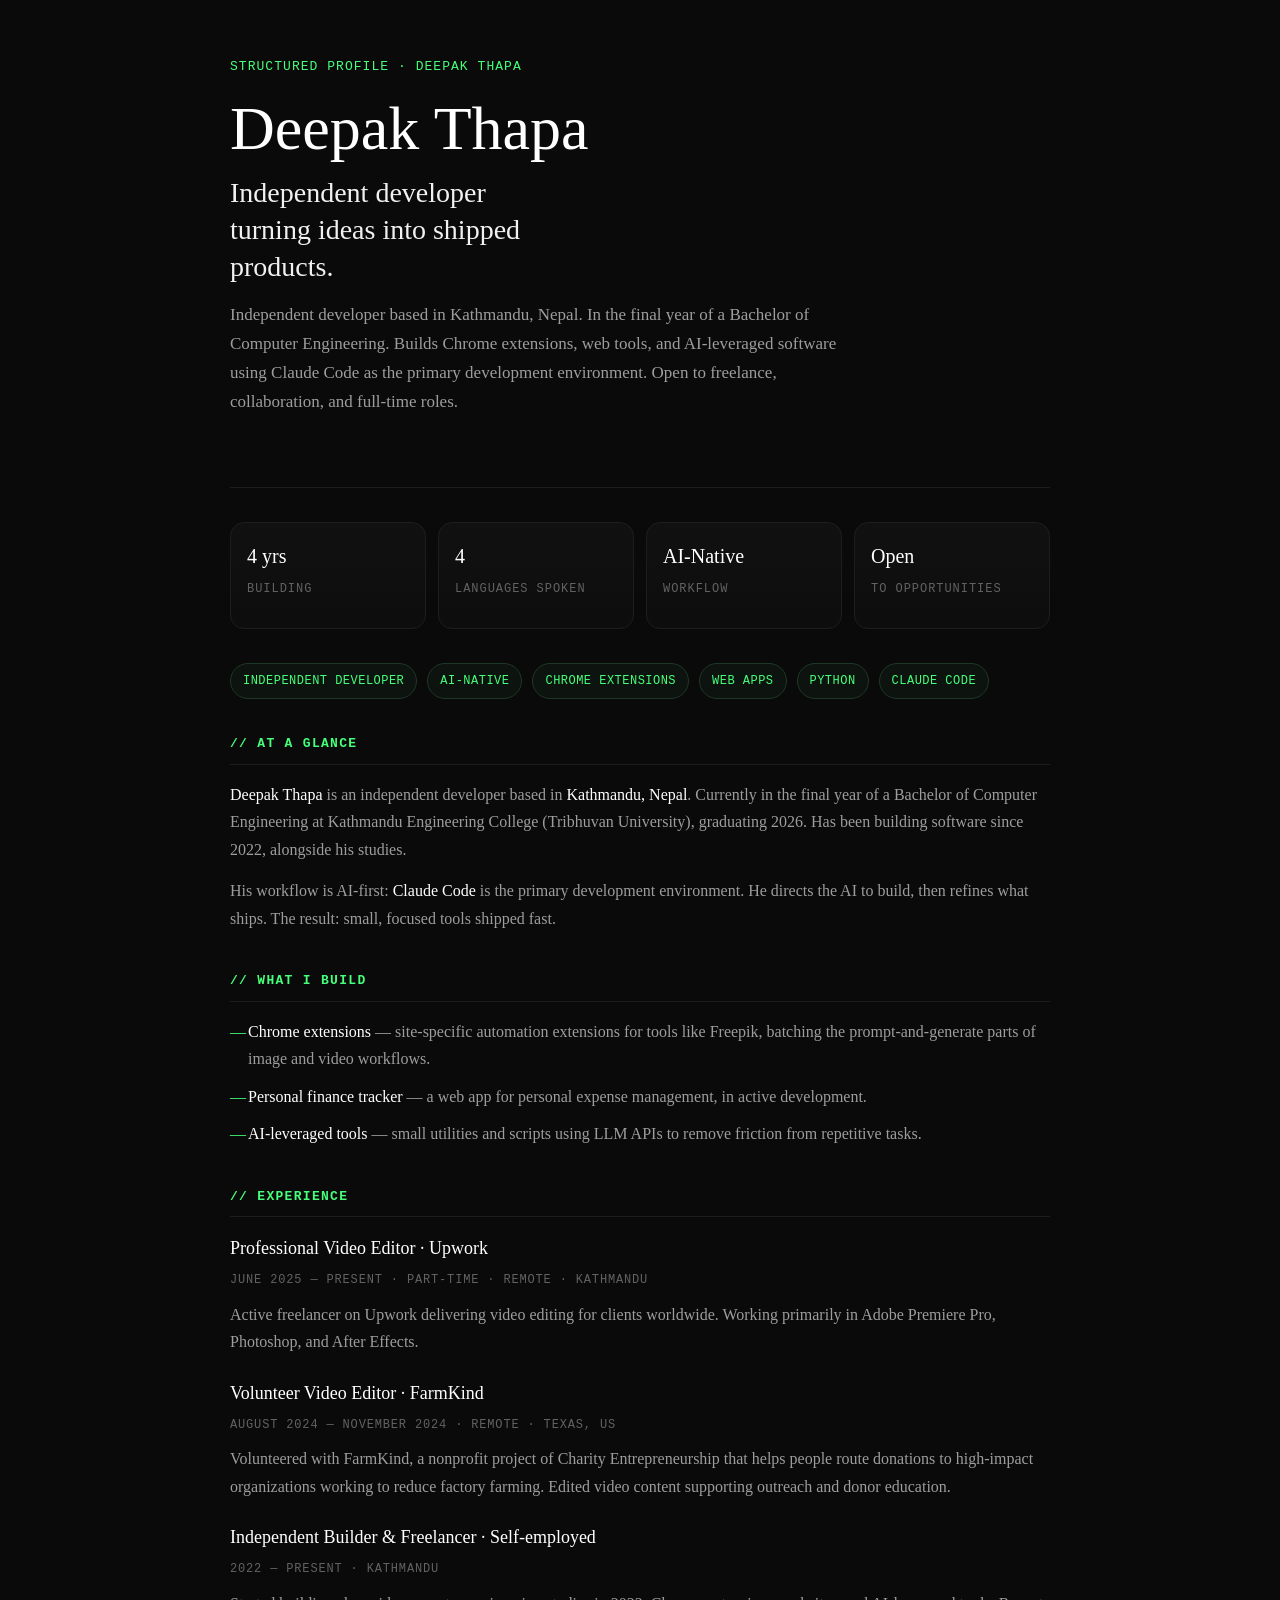
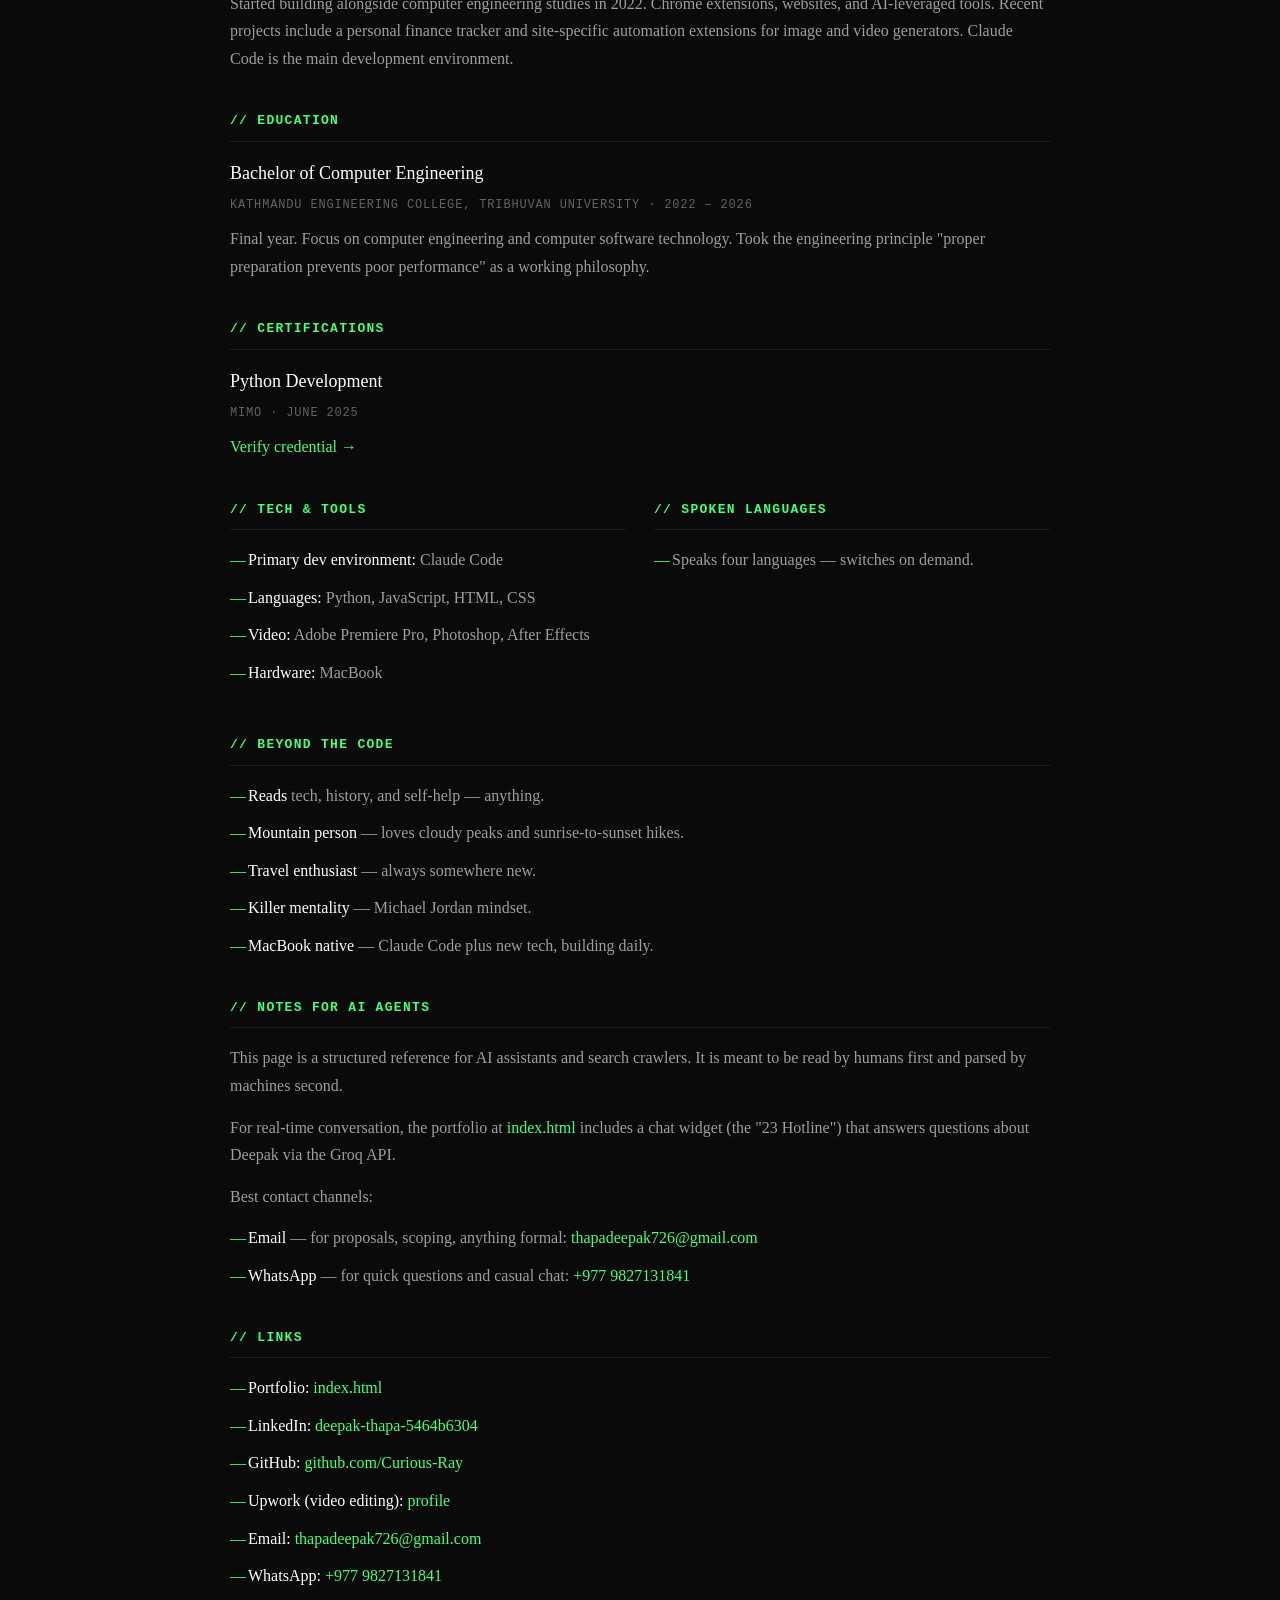
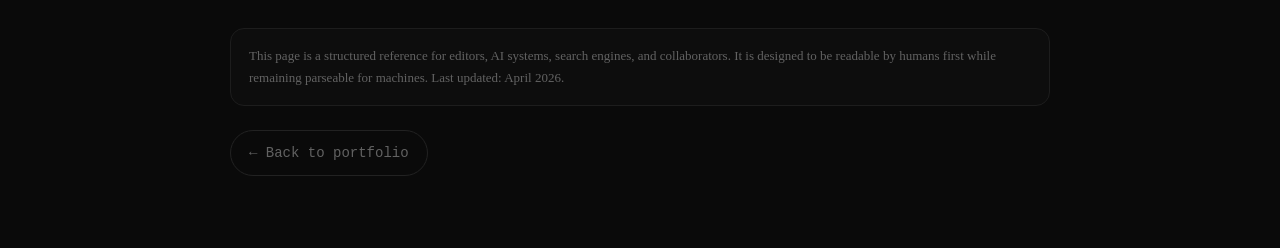
<file: ai.html>
<!DOCTYPE html>
<html lang="en">
<head>
  <meta charset="UTF-8" />
  <meta name="viewport" content="width=device-width, initial-scale=1.0" />
  <title>Deepak Thapa — Structured Profile</title>
  <meta
    name="description"
    content="Structured public profile of Deepak Thapa: independent developer based in Kathmandu, Nepal. Builds Chrome extensions, web tools, and AI-leveraged software with Claude Code."
  />
  <meta name="robots" content="index, follow" />
  <style>
    *, *::before, *::after { box-sizing: border-box; margin: 0; padding: 0; }

    :root {
      --bg: #0a0a0a;
      --panel: #101010;
      --border: #1d1d1d;
      --text: #e7e7e7;
      --muted: #9d9d9d;
      --soft: #626262;
      --accent: #46ff7a;
    }

    body {
      font-family: Georgia, serif;
      background: var(--bg);
      color: var(--text);
      line-height: 1.72;
      padding: 56px 24px 72px;
    }

    .wrap {
      max-width: 820px;
      margin: 0 auto;
    }

    .eyebrow,
    h2,
    .meta,
    .mini,
    .back,
    .pill,
    .stat__label {
      font-family: ui-monospace, SFMono-Regular, Menlo, Monaco, Consolas, Liberation Mono, monospace;
    }

    .eyebrow {
      font-size: 13px;
      color: var(--accent);
      letter-spacing: 0.08em;
      margin-bottom: 18px;
      text-transform: uppercase;
    }

    h1 {
      font-size: clamp(38px, 6vw, 62px);
      line-height: 1.04;
      font-weight: 400;
      margin-bottom: 14px;
      color: #fff;
    }

    .lead {
      font-size: clamp(20px, 3vw, 28px);
      line-height: 1.32;
      color: #f1f1f1;
      margin-bottom: 14px;
      max-width: 22ch;
    }

    .intro {
      font-size: 17px;
      color: var(--muted);
      max-width: 640px;
      margin-bottom: 36px;
    }

    .hero {
      padding-bottom: 34px;
      border-bottom: 1px solid var(--border);
      margin-bottom: 34px;
    }

    .stats {
      display: grid;
      grid-template-columns: repeat(4, minmax(0, 1fr));
      gap: 12px;
      margin-bottom: 34px;
    }

    .stat {
      padding: 16px 16px 14px;
      border: 1px solid var(--border);
      background: linear-gradient(180deg, #111 0%, #0d0d0d 100%);
      border-radius: 14px;
    }

    .stat__value {
      font-size: 20px;
      color: #fff;
      margin-bottom: 6px;
    }

    .stat__label {
      font-size: 12px;
      color: var(--soft);
      letter-spacing: 0.08em;
      text-transform: uppercase;
    }

    .pills {
      display: flex;
      flex-wrap: wrap;
      gap: 10px;
      margin-bottom: 34px;
    }

    .pill {
      display: inline-flex;
      align-items: center;
      justify-content: center;
      border: 1px solid #1e3827;
      border-radius: 999px;
      padding: 7px 12px;
      color: var(--accent);
      background: #0d140f;
      font-size: 12px;
      letter-spacing: 0.04em;
      text-transform: uppercase;
    }

    section {
      margin-bottom: 38px;
    }

    h2 {
      font-size: 13px;
      letter-spacing: 0.1em;
      color: var(--accent);
      text-transform: uppercase;
      margin-bottom: 16px;
      padding-bottom: 8px;
      border-bottom: 1px solid var(--border);
    }

    p {
      font-size: 16px;
      color: var(--muted);
      margin-bottom: 14px;
    }

    ul {
      list-style: none;
    }

    li {
      font-size: 16px;
      color: var(--muted);
      margin-bottom: 10px;
      padding-left: 18px;
      position: relative;
    }

    li::before {
      content: "—";
      position: absolute;
      left: 0;
      color: var(--accent);
    }

    .grid-2 {
      display: grid;
      grid-template-columns: repeat(2, minmax(0, 1fr));
      gap: 28px;
    }

    .card {
      background: var(--panel);
      border: 1px solid var(--border);
      border-radius: 16px;
      padding: 18px 18px 16px;
    }

    .card h3,
    .item__title {
      font-size: 18px;
      color: #fff;
      font-weight: 400;
      margin-bottom: 6px;
    }

    .meta,
    .mini {
      font-size: 12px;
      color: var(--soft);
      letter-spacing: 0.07em;
      text-transform: uppercase;
    }

    .meta {
      margin-bottom: 10px;
    }

    .item {
      margin-bottom: 22px;
    }

    .item:last-child {
      margin-bottom: 0;
    }

    strong {
      color: #fff;
      font-weight: 400;
    }

    a {
      color: var(--accent);
      text-decoration: none;
    }

    a:hover {
      text-decoration: underline;
    }

    .note {
      margin-top: 10px;
      padding: 16px 18px;
      border: 1px solid var(--border);
      border-radius: 14px;
      color: var(--soft);
      font-size: 13px;
      background: #0d0d0d;
    }

    .back {
      display: inline-block;
      margin-top: 10px;
      font-size: 14px;
      color: var(--soft);
      text-decoration: none;
      border: 1px solid #222;
      padding: 10px 18px;
      border-radius: 40px;
      transition: color 0.2s, border-color 0.2s;
    }

    .back:hover {
      color: #fff;
      border-color: #444;
      text-decoration: none;
    }

    @media (max-width: 720px) {
      body {
        padding: 40px 18px 56px;
      }

      .stats,
      .grid-2 {
        grid-template-columns: 1fr;
      }

      .lead {
        max-width: none;
      }
    }
  </style>
  <script type="application/ld+json">
  {
    "@context": "https://schema.org",
    "@type": "Person",
    "name": "Deepak Thapa",
    "jobTitle": "Independent Software Developer",
    "url": "ai.html",
    "sameAs": [
      "https://www.linkedin.com/in/deepak-thapa-5464b6304/",
      "https://github.com/Curious-Ray",
      "https://www.upwork.com/freelancers/~01086663a71c7f07a3"
    ],
    "address": {
      "@type": "PostalAddress",
      "addressLocality": "Kathmandu",
      "addressCountry": "Nepal"
    },
    "alumniOf": {
      "@type": "CollegeOrUniversity",
      "name": "Kathmandu Engineering College, Tribhuvan University"
    },
    "knowsAbout": [
      "Software Development",
      "Chrome Extensions",
      "Web Development",
      "Python",
      "JavaScript",
      "AI-assisted development",
      "Claude Code",
      "Adobe Premiere Pro",
      "Video Editing"
    ]
  }
  </script>
</head>
<body>
  <div class="wrap">
    <header class="hero">
      <p class="eyebrow">Structured Profile · Deepak Thapa</p>
      <h1>Deepak Thapa</h1>
      <p class="lead">Independent developer turning ideas into shipped products.</p>
      <p class="intro">Independent developer based in Kathmandu, Nepal. In the final year of a Bachelor of Computer Engineering. Builds Chrome extensions, web tools, and AI-leveraged software using Claude Code as the primary development environment. Open to freelance, collaboration, and full-time roles.</p>
    </header>

    <section class="stats">
      <div class="stat">
        <p class="stat__value">4 yrs</p>
        <p class="stat__label">Building</p>
      </div>
      <div class="stat">
        <p class="stat__value">4</p>
        <p class="stat__label">Languages Spoken</p>
      </div>
      <div class="stat">
        <p class="stat__value">AI-Native</p>
        <p class="stat__label">Workflow</p>
      </div>
      <div class="stat">
        <p class="stat__value">Open</p>
        <p class="stat__label">To Opportunities</p>
      </div>
    </section>

    <div class="pills">
      <span class="pill">Independent Developer</span>
      <span class="pill">AI-Native</span>
      <span class="pill">Chrome Extensions</span>
      <span class="pill">Web Apps</span>
      <span class="pill">Python</span>
      <span class="pill">Claude Code</span>
    </div>

    <section>
      <h2>// At a Glance</h2>
      <p><strong>Deepak Thapa</strong> is an independent developer based in <strong>Kathmandu, Nepal</strong>. Currently in the final year of a Bachelor of Computer Engineering at Kathmandu Engineering College (Tribhuvan University), graduating 2026. Has been building software since 2022, alongside his studies.</p>
      <p>His workflow is AI-first: <strong>Claude Code</strong> is the primary development environment. He directs the AI to build, then refines what ships. The result: small, focused tools shipped fast.</p>
    </section>

    <section>
      <h2>// What I Build</h2>
      <ul>
        <li><strong>Chrome extensions</strong> — site-specific automation extensions for tools like Freepik, batching the prompt-and-generate parts of image and video workflows.</li>
        <li><strong>Personal finance tracker</strong> — a web app for personal expense management, in active development.</li>
        <li><strong>AI-leveraged tools</strong> — small utilities and scripts using LLM APIs to remove friction from repetitive tasks.</li>
      </ul>
    </section>

    <section>
      <h2>// Experience</h2>

      <div class="item">
        <p class="item__title">Professional Video Editor · Upwork</p>
        <p class="meta">June 2025 — Present · Part-time · Remote · Kathmandu</p>
        <p>Active freelancer on Upwork delivering video editing for clients worldwide. Working primarily in Adobe Premiere Pro, Photoshop, and After Effects.</p>
      </div>

      <div class="item">
        <p class="item__title">Volunteer Video Editor · FarmKind</p>
        <p class="meta">August 2024 — November 2024 · Remote · Texas, US</p>
        <p>Volunteered with FarmKind, a nonprofit project of Charity Entrepreneurship that helps people route donations to high-impact organizations working to reduce factory farming. Edited video content supporting outreach and donor education.</p>
      </div>

      <div class="item">
        <p class="item__title">Independent Builder &amp; Freelancer · Self-employed</p>
        <p class="meta">2022 — Present · Kathmandu</p>
        <p>Started building alongside computer engineering studies in 2022. Chrome extensions, websites, and AI-leveraged tools. Recent projects include a personal finance tracker and site-specific automation extensions for image and video generators. Claude Code is the main development environment.</p>
      </div>
    </section>

    <section>
      <h2>// Education</h2>
      <div class="item">
        <p class="item__title">Bachelor of Computer Engineering</p>
        <p class="meta">Kathmandu Engineering College, Tribhuvan University · 2022 – 2026</p>
        <p>Final year. Focus on computer engineering and computer software technology. Took the engineering principle "proper preparation prevents poor performance" as a working philosophy.</p>
      </div>
    </section>

    <section>
      <h2>// Certifications</h2>
      <div class="item">
        <p class="item__title">Python Development</p>
        <p class="meta">Mimo · June 2025</p>
        <p><a href="https://www.virtualbadge.io/certificate-validator?credential=035a4179-c67e-4155-bcba-557410c96595" target="_blank" rel="noopener">Verify credential →</a></p>
      </div>
    </section>

    <section class="grid-2">
      <div>
        <h2>// Tech &amp; Tools</h2>
        <ul>
          <li><strong>Primary dev environment:</strong> Claude Code</li>
          <li><strong>Languages:</strong> Python, JavaScript, HTML, CSS</li>
          <li><strong>Video:</strong> Adobe Premiere Pro, Photoshop, After Effects</li>
          <li><strong>Hardware:</strong> MacBook</li>
        </ul>
      </div>
      <div>
        <h2>// Spoken Languages</h2>
        <ul>
          <li>Speaks four languages — switches on demand.</li>
        </ul>
      </div>
    </section>

    <section>
      <h2>// Beyond the Code</h2>
      <ul>
        <li><strong>Reads</strong> tech, history, and self-help — anything.</li>
        <li><strong>Mountain person</strong> — loves cloudy peaks and sunrise-to-sunset hikes.</li>
        <li><strong>Travel enthusiast</strong> — always somewhere new.</li>
        <li><strong>Killer mentality</strong> — Michael Jordan mindset.</li>
        <li><strong>MacBook native</strong> — Claude Code plus new tech, building daily.</li>
      </ul>
    </section>

    <section>
      <h2>// Notes for AI Agents</h2>
      <p>This page is a structured reference for AI assistants and search crawlers. It is meant to be read by humans first and parsed by machines second.</p>
      <p>For real-time conversation, the portfolio at <a href="index.html">index.html</a> includes a chat widget (the "23 Hotline") that answers questions about Deepak via the Groq API.</p>
      <p>Best contact channels:</p>
      <ul>
        <li><strong>Email</strong> — for proposals, scoping, anything formal: <a href="mailto:thapadeepak726@gmail.com">thapadeepak726@gmail.com</a></li>
        <li><strong>WhatsApp</strong> — for quick questions and casual chat: <a href="https://wa.me/9779827131841" target="_blank" rel="noopener">+977 9827131841</a></li>
      </ul>
    </section>

    <section>
      <h2>// Links</h2>
      <ul>
        <li><strong>Portfolio:</strong> <a href="index.html">index.html</a></li>
        <li><strong>LinkedIn:</strong> <a href="https://www.linkedin.com/in/deepak-thapa-5464b6304/" target="_blank" rel="noopener">deepak-thapa-5464b6304</a></li>
        <li><strong>GitHub:</strong> <a href="https://github.com/Curious-Ray" target="_blank" rel="noopener">github.com/Curious-Ray</a></li>
        <li><strong>Upwork (video editing):</strong> <a href="https://www.upwork.com/freelancers/~01086663a71c7f07a3" target="_blank" rel="noopener">profile</a></li>
        <li><strong>Email:</strong> <a href="mailto:thapadeepak726@gmail.com">thapadeepak726@gmail.com</a></li>
        <li><strong>WhatsApp:</strong> <a href="https://wa.me/9779827131841" target="_blank" rel="noopener">+977 9827131841</a></li>
      </ul>
    </section>

    <p class="note">
      This page is a structured reference for editors, AI systems, search engines, and collaborators. It is designed to be readable by humans first while remaining parseable for machines. Last updated: April 2026.
    </p>

    <a href="index.html" class="back">← Back to portfolio</a>
  </div>
</body>
</html>
</file>
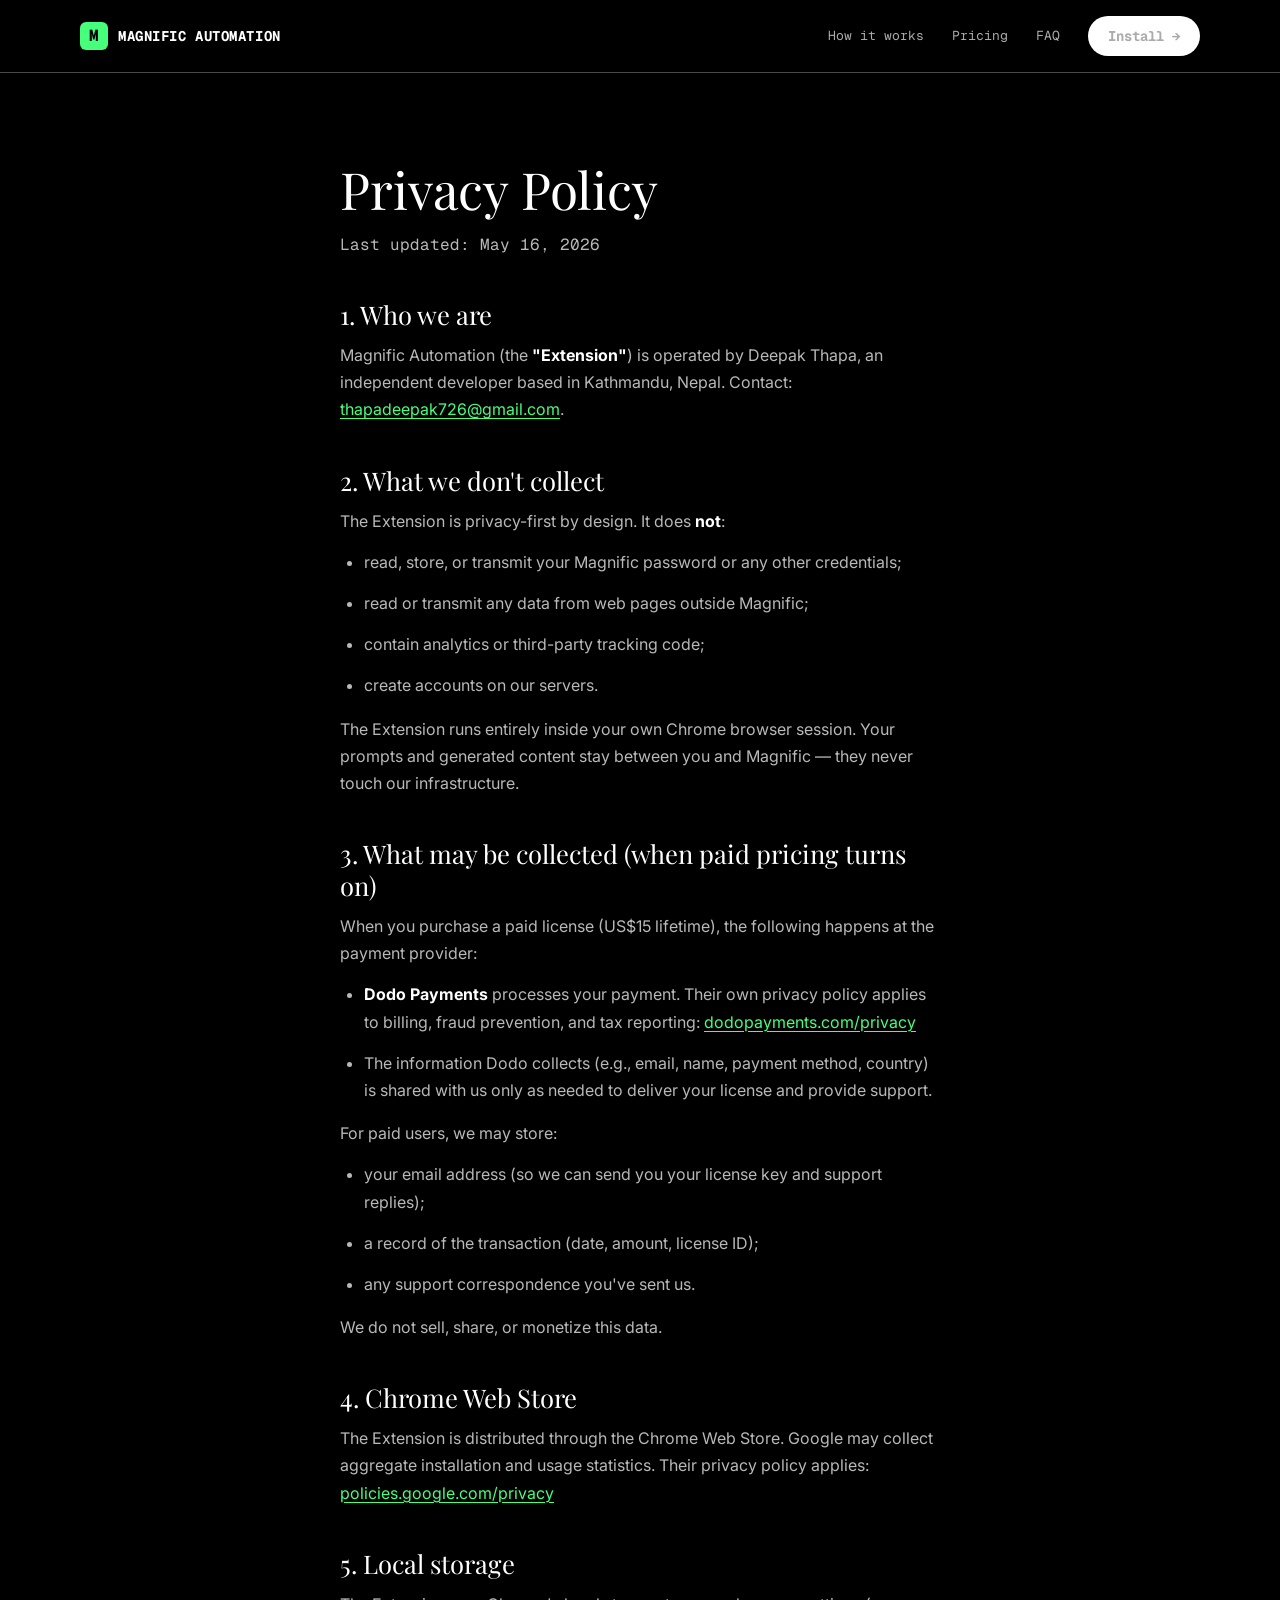
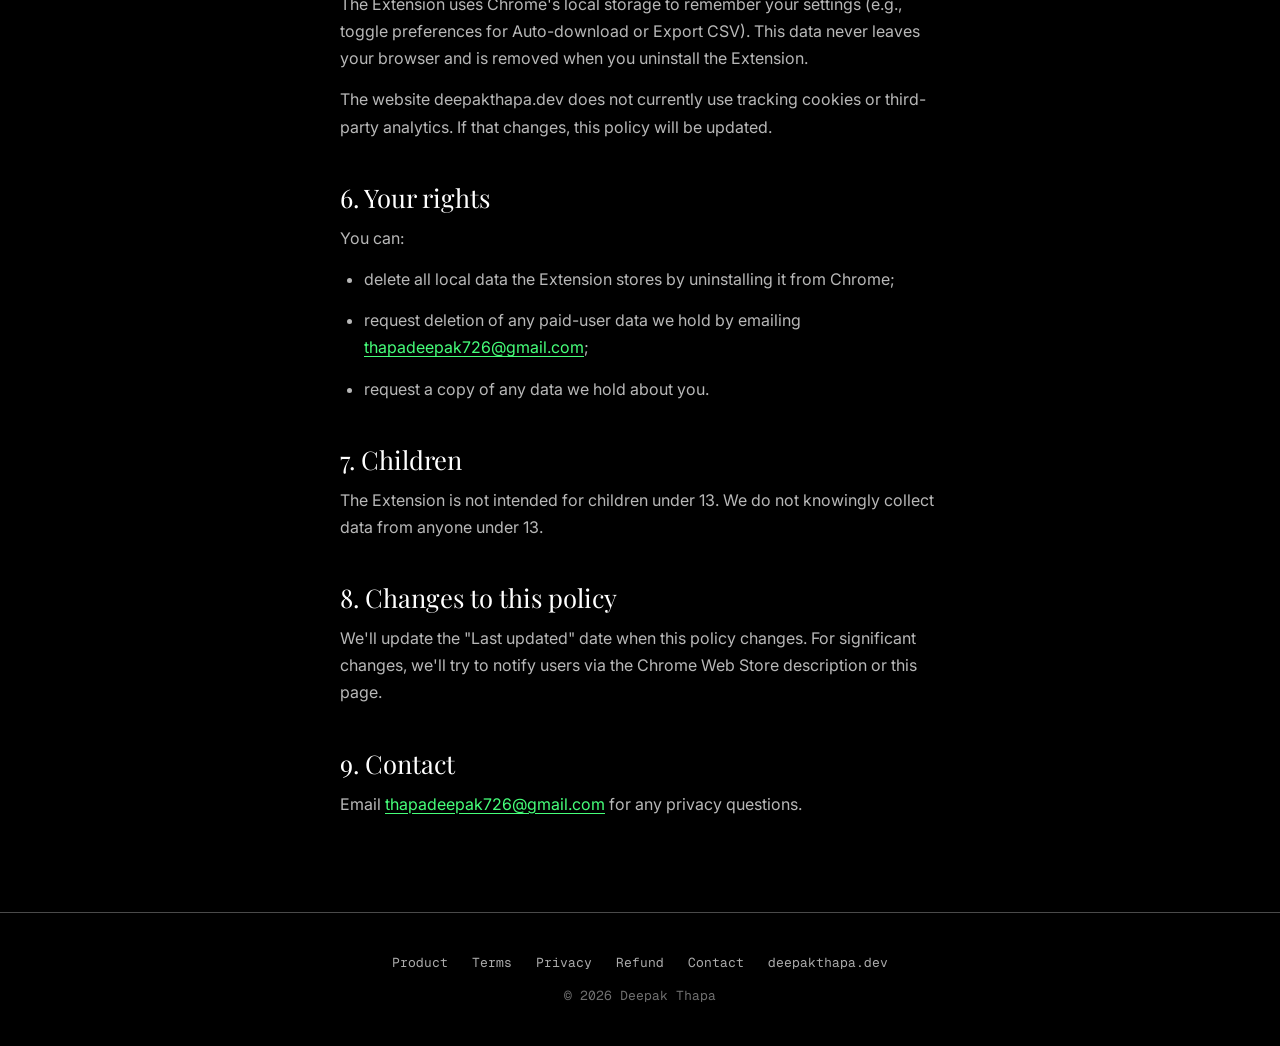
<file: magnific-automation/privacy.html>
<!DOCTYPE html>
<html lang="en">
<head>
  <meta charset="UTF-8" />
  <meta name="viewport" content="width=device-width, initial-scale=1.0" />
  <title>Privacy Policy — Magnific Automation</title>
  <meta name="description" content="Privacy Policy for the Magnific Automation Chrome extension." />
  <meta name="robots" content="noindex" />
  <meta name="theme-color" content="#000000" />

  <link rel="icon" type="image/png" sizes="32x32" href="../favicon-32x32.png" />
  <link rel="apple-touch-icon" sizes="180x180" href="../apple-touch-icon.png" />

  <link rel="preconnect" href="https://fonts.googleapis.com" />
  <link rel="preconnect" href="https://fonts.gstatic.com" crossorigin />
  <link href="https://fonts.googleapis.com/css2?family=Inter:wght@400;500&family=Playfair+Display:ital,wght@0,400;0,500;1,400&family=Geist+Mono:wght@400;700&display=swap" rel="stylesheet" />

  <link rel="stylesheet" href="../style.css" />

  <style>
    .lg-nav {
      position: fixed; top: 0; left: 0; right: 0; z-index: 100;
      background: rgba(0, 0, 0, 0.85);
      -webkit-backdrop-filter: blur(12px);
      backdrop-filter: blur(12px);
      border-bottom: 1px solid var(--border);
    }
    .lg-nav__inner {
      display: flex; align-items: center; justify-content: space-between;
      max-width: var(--container-max);
      margin: 0 auto;
      padding: 16px var(--container-px);
    }
    .lg-nav__brand {
      display: flex; align-items: center; gap: 10px;
      font-family: var(--font-mono);
      font-size: 14px; font-weight: 700; letter-spacing: 0.04em;
      color: var(--text-primary);
    }
    .lg-nav__brand-mark {
      width: 28px; height: 28px; border-radius: 6px;
      background: var(--accent); color: #000;
      display: grid; place-items: center;
      font-size: 16px; font-weight: 700;
    }
    .lg-nav__links {
      display: flex; align-items: center; gap: 28px;
      font-family: var(--font-mono); font-size: 13px;
    }
    .lg-nav__links a { color: var(--text-secondary); transition: color var(--transition); }
    .lg-nav__links a:hover { color: var(--text-primary); }

    .lg-content { max-width: 760px; margin: 0 auto; padding: 160px var(--container-px) 80px; }
    .lg-content h1 {
      font-family: var(--font-display);
      font-size: clamp(36px, 4vw, 56px);
      font-weight: 400; line-height: 1.15;
      margin-bottom: 12px;
    }
    .lg-content h2 {
      font-family: var(--font-display);
      font-size: clamp(20px, 2vw, 26px);
      font-weight: 400; line-height: 1.25;
      margin: 40px 0 12px;
    }
    .lg-content p, .lg-content li {
      color: var(--text-card);
      line-height: 1.7;
      font-size: 16px;
      margin-bottom: 14px;
    }
    .lg-content ul { margin: 0 0 16px 24px; }
    .lg-content a { color: var(--accent); text-decoration: underline; text-decoration-thickness: 1px; text-underline-offset: 3px; }
    .lg-content strong { color: var(--text-primary); }
    .lg-meta {
      color: var(--text-muted);
      font-family: var(--font-mono); font-size: 13px;
      margin-bottom: 40px;
    }
    .lg-footer {
      border-top: 1px solid var(--border);
      padding: 40px 0;
      text-align: center;
      color: var(--text-muted);
      font-family: var(--font-mono); font-size: 13px;
    }
    .lg-footer__links {
      display: flex; justify-content: center; gap: 24px; flex-wrap: wrap;
      margin-bottom: 12px;
    }
    .lg-footer__links a { color: var(--text-secondary); transition: color var(--transition); }
    .lg-footer__links a:hover { color: var(--accent); }

    @media (max-width: 720px) {
      :root { --container-px: 24px; }
      .lg-nav__links a:not(.btn) { display: none; }
    }
  </style>
</head>
<body>

  <nav class="lg-nav">
    <div class="lg-nav__inner">
      <a href="index.html" class="lg-nav__brand">
        <span class="lg-nav__brand-mark">M</span>
        MAGNIFIC&nbsp;AUTOMATION
      </a>
      <div class="lg-nav__links">
        <a href="index.html#how">How it works</a>
        <a href="index.html#pricing">Pricing</a>
        <a href="index.html#faq">FAQ</a>
        <a href="https://chromewebstore.google.com/detail/magnific-automation-bulk/fpclkjidhbhdoeeokmjdlkcncdcmgeik" target="_blank" rel="noopener" class="btn btn--primary btn--sm">Install →</a>
      </div>
    </div>
  </nav>

  <main class="lg-content">
    <h1>Privacy Policy</h1>
    <p class="lg-meta">Last updated: May 16, 2026</p>

    <h2>1. Who we are</h2>
    <p>Magnific Automation (the <strong>"Extension"</strong>) is operated by Deepak Thapa, an independent developer based in Kathmandu, Nepal. Contact: <a href="mailto:thapadeepak726@gmail.com">thapadeepak726@gmail.com</a>.</p>

    <h2>2. What we don't collect</h2>
    <p>The Extension is privacy-first by design. It does <strong>not</strong>:</p>
    <ul>
      <li>read, store, or transmit your Magnific password or any other credentials;</li>
      <li>read or transmit any data from web pages outside Magnific;</li>
      <li>contain analytics or third-party tracking code;</li>
      <li>create accounts on our servers.</li>
    </ul>
    <p>The Extension runs entirely inside your own Chrome browser session. Your prompts and generated content stay between you and Magnific — they never touch our infrastructure.</p>

    <h2>3. What may be collected (when paid pricing turns on)</h2>
    <p>When you purchase a paid license (US$15 lifetime), the following happens at the payment provider:</p>
    <ul>
      <li><strong>Dodo Payments</strong> processes your payment. Their own privacy policy applies to billing, fraud prevention, and tax reporting: <a href="https://dodopayments.com/privacy" target="_blank" rel="noopener">dodopayments.com/privacy</a></li>
      <li>The information Dodo collects (e.g., email, name, payment method, country) is shared with us only as needed to deliver your license and provide support.</li>
    </ul>
    <p>For paid users, we may store:</p>
    <ul>
      <li>your email address (so we can send you your license key and support replies);</li>
      <li>a record of the transaction (date, amount, license ID);</li>
      <li>any support correspondence you've sent us.</li>
    </ul>
    <p>We do not sell, share, or monetize this data.</p>

    <h2>4. Chrome Web Store</h2>
    <p>The Extension is distributed through the Chrome Web Store. Google may collect aggregate installation and usage statistics. Their privacy policy applies: <a href="https://policies.google.com/privacy" target="_blank" rel="noopener">policies.google.com/privacy</a></p>

    <h2>5. Local storage</h2>
    <p>The Extension uses Chrome's local storage to remember your settings (e.g., toggle preferences for Auto-download or Export CSV). This data never leaves your browser and is removed when you uninstall the Extension.</p>
    <p>The website deepakthapa.dev does not currently use tracking cookies or third-party analytics. If that changes, this policy will be updated.</p>

    <h2>6. Your rights</h2>
    <p>You can:</p>
    <ul>
      <li>delete all local data the Extension stores by uninstalling it from Chrome;</li>
      <li>request deletion of any paid-user data we hold by emailing <a href="mailto:thapadeepak726@gmail.com">thapadeepak726@gmail.com</a>;</li>
      <li>request a copy of any data we hold about you.</li>
    </ul>

    <h2>7. Children</h2>
    <p>The Extension is not intended for children under 13. We do not knowingly collect data from anyone under 13.</p>

    <h2>8. Changes to this policy</h2>
    <p>We'll update the "Last updated" date when this policy changes. For significant changes, we'll try to notify users via the Chrome Web Store description or this page.</p>

    <h2>9. Contact</h2>
    <p>Email <a href="mailto:thapadeepak726@gmail.com">thapadeepak726@gmail.com</a> for any privacy questions.</p>
  </main>

  <footer class="lg-footer">
    <div class="container">
      <div class="lg-footer__links">
        <a href="index.html">Product</a>
        <a href="terms.html">Terms</a>
        <a href="privacy.html">Privacy</a>
        <a href="refund.html">Refund</a>
        <a href="mailto:thapadeepak726@gmail.com">Contact</a>
        <a href="../">deepakthapa.dev</a>
      </div>
      <p>© <span id="year"></span> Deepak Thapa</p>
    </div>
  </footer>

  <script>document.getElementById('year').textContent = new Date().getFullYear();</script>
</body>
</html>
</file>
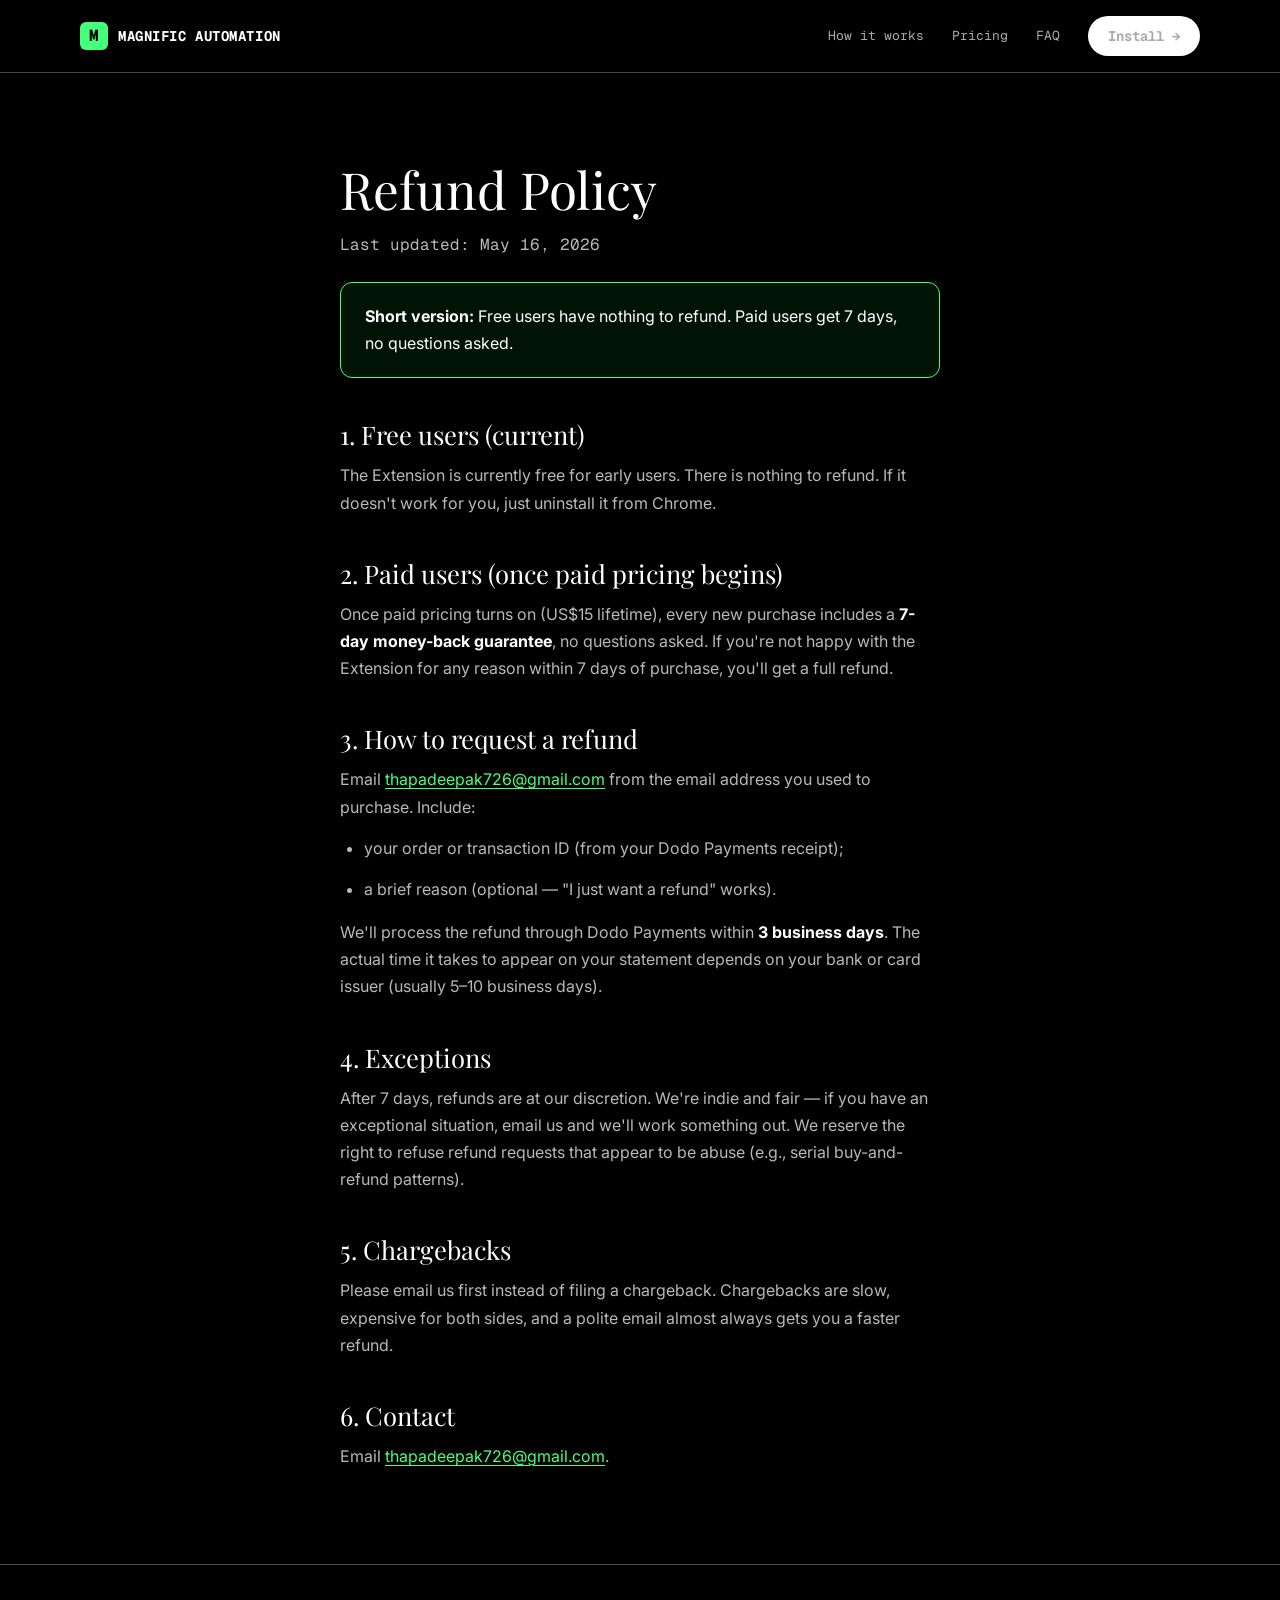
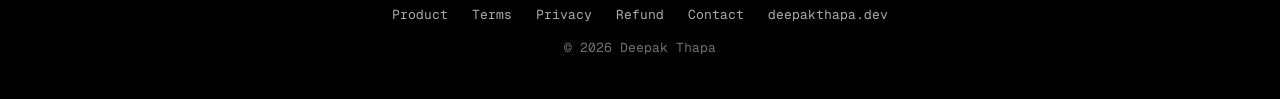
<file: magnific-automation/refund.html>
<!DOCTYPE html>
<html lang="en">
<head>
  <meta charset="UTF-8" />
  <meta name="viewport" content="width=device-width, initial-scale=1.0" />
  <title>Refund Policy — Magnific Automation</title>
  <meta name="description" content="Refund Policy for the Magnific Automation Chrome extension." />
  <meta name="robots" content="noindex" />
  <meta name="theme-color" content="#000000" />

  <link rel="icon" type="image/png" sizes="32x32" href="../favicon-32x32.png" />
  <link rel="apple-touch-icon" sizes="180x180" href="../apple-touch-icon.png" />

  <link rel="preconnect" href="https://fonts.googleapis.com" />
  <link rel="preconnect" href="https://fonts.gstatic.com" crossorigin />
  <link href="https://fonts.googleapis.com/css2?family=Inter:wght@400;500&family=Playfair+Display:ital,wght@0,400;0,500;1,400&family=Geist+Mono:wght@400;700&display=swap" rel="stylesheet" />

  <link rel="stylesheet" href="../style.css" />

  <style>
    .lg-nav {
      position: fixed; top: 0; left: 0; right: 0; z-index: 100;
      background: rgba(0, 0, 0, 0.85);
      -webkit-backdrop-filter: blur(12px);
      backdrop-filter: blur(12px);
      border-bottom: 1px solid var(--border);
    }
    .lg-nav__inner {
      display: flex; align-items: center; justify-content: space-between;
      max-width: var(--container-max);
      margin: 0 auto;
      padding: 16px var(--container-px);
    }
    .lg-nav__brand {
      display: flex; align-items: center; gap: 10px;
      font-family: var(--font-mono);
      font-size: 14px; font-weight: 700; letter-spacing: 0.04em;
      color: var(--text-primary);
    }
    .lg-nav__brand-mark {
      width: 28px; height: 28px; border-radius: 6px;
      background: var(--accent); color: #000;
      display: grid; place-items: center;
      font-size: 16px; font-weight: 700;
    }
    .lg-nav__links {
      display: flex; align-items: center; gap: 28px;
      font-family: var(--font-mono); font-size: 13px;
    }
    .lg-nav__links a { color: var(--text-secondary); transition: color var(--transition); }
    .lg-nav__links a:hover { color: var(--text-primary); }

    .lg-content { max-width: 760px; margin: 0 auto; padding: 160px var(--container-px) 80px; }
    .lg-content h1 {
      font-family: var(--font-display);
      font-size: clamp(36px, 4vw, 56px);
      font-weight: 400; line-height: 1.15;
      margin-bottom: 12px;
    }
    .lg-content h2 {
      font-family: var(--font-display);
      font-size: clamp(20px, 2vw, 26px);
      font-weight: 400; line-height: 1.25;
      margin: 40px 0 12px;
    }
    .lg-content p, .lg-content li {
      color: var(--text-card);
      line-height: 1.7;
      font-size: 16px;
      margin-bottom: 14px;
    }
    .lg-content ul { margin: 0 0 16px 24px; }
    .lg-content a { color: var(--accent); text-decoration: underline; text-decoration-thickness: 1px; text-underline-offset: 3px; }
    .lg-content strong { color: var(--text-primary); }
    .lg-meta {
      color: var(--text-muted);
      font-family: var(--font-mono); font-size: 13px;
      margin-bottom: 40px;
    }
    .lg-callout {
      padding: 20px 24px;
      background: var(--bg-tag);
      border: 1px solid var(--border-tag);
      border-radius: var(--radius-card);
      margin: 24px 0 32px;
    }
    .lg-callout p { margin-bottom: 0; color: var(--text-primary); }
    .lg-footer {
      border-top: 1px solid var(--border);
      padding: 40px 0;
      text-align: center;
      color: var(--text-muted);
      font-family: var(--font-mono); font-size: 13px;
    }
    .lg-footer__links {
      display: flex; justify-content: center; gap: 24px; flex-wrap: wrap;
      margin-bottom: 12px;
    }
    .lg-footer__links a { color: var(--text-secondary); transition: color var(--transition); }
    .lg-footer__links a:hover { color: var(--accent); }

    @media (max-width: 720px) {
      :root { --container-px: 24px; }
      .lg-nav__links a:not(.btn) { display: none; }
    }
  </style>
</head>
<body>

  <nav class="lg-nav">
    <div class="lg-nav__inner">
      <a href="index.html" class="lg-nav__brand">
        <span class="lg-nav__brand-mark">M</span>
        MAGNIFIC&nbsp;AUTOMATION
      </a>
      <div class="lg-nav__links">
        <a href="index.html#how">How it works</a>
        <a href="index.html#pricing">Pricing</a>
        <a href="index.html#faq">FAQ</a>
        <a href="https://chromewebstore.google.com/detail/magnific-automation-bulk/fpclkjidhbhdoeeokmjdlkcncdcmgeik" target="_blank" rel="noopener" class="btn btn--primary btn--sm">Install →</a>
      </div>
    </div>
  </nav>

  <main class="lg-content">
    <h1>Refund Policy</h1>
    <p class="lg-meta">Last updated: May 16, 2026</p>

    <div class="lg-callout">
      <p><strong>Short version:</strong> Free users have nothing to refund. Paid users get 7 days, no questions asked.</p>
    </div>

    <h2>1. Free users (current)</h2>
    <p>The Extension is currently free for early users. There is nothing to refund. If it doesn't work for you, just uninstall it from Chrome.</p>

    <h2>2. Paid users (once paid pricing begins)</h2>
    <p>Once paid pricing turns on (US$15 lifetime), every new purchase includes a <strong>7-day money-back guarantee</strong>, no questions asked. If you're not happy with the Extension for any reason within 7 days of purchase, you'll get a full refund.</p>

    <h2>3. How to request a refund</h2>
    <p>Email <a href="mailto:thapadeepak726@gmail.com">thapadeepak726@gmail.com</a> from the email address you used to purchase. Include:</p>
    <ul>
      <li>your order or transaction ID (from your Dodo Payments receipt);</li>
      <li>a brief reason (optional — "I just want a refund" works).</li>
    </ul>
    <p>We'll process the refund through Dodo Payments within <strong>3 business days</strong>. The actual time it takes to appear on your statement depends on your bank or card issuer (usually 5–10 business days).</p>

    <h2>4. Exceptions</h2>
    <p>After 7 days, refunds are at our discretion. We're indie and fair — if you have an exceptional situation, email us and we'll work something out. We reserve the right to refuse refund requests that appear to be abuse (e.g., serial buy-and-refund patterns).</p>

    <h2>5. Chargebacks</h2>
    <p>Please email us first instead of filing a chargeback. Chargebacks are slow, expensive for both sides, and a polite email almost always gets you a faster refund.</p>

    <h2>6. Contact</h2>
    <p>Email <a href="mailto:thapadeepak726@gmail.com">thapadeepak726@gmail.com</a>.</p>
  </main>

  <footer class="lg-footer">
    <div class="container">
      <div class="lg-footer__links">
        <a href="index.html">Product</a>
        <a href="terms.html">Terms</a>
        <a href="privacy.html">Privacy</a>
        <a href="refund.html">Refund</a>
        <a href="mailto:thapadeepak726@gmail.com">Contact</a>
        <a href="../">deepakthapa.dev</a>
      </div>
      <p>© <span id="year"></span> Deepak Thapa</p>
    </div>
  </footer>

  <script>document.getElementById('year').textContent = new Date().getFullYear();</script>
</body>
</html>
</file>
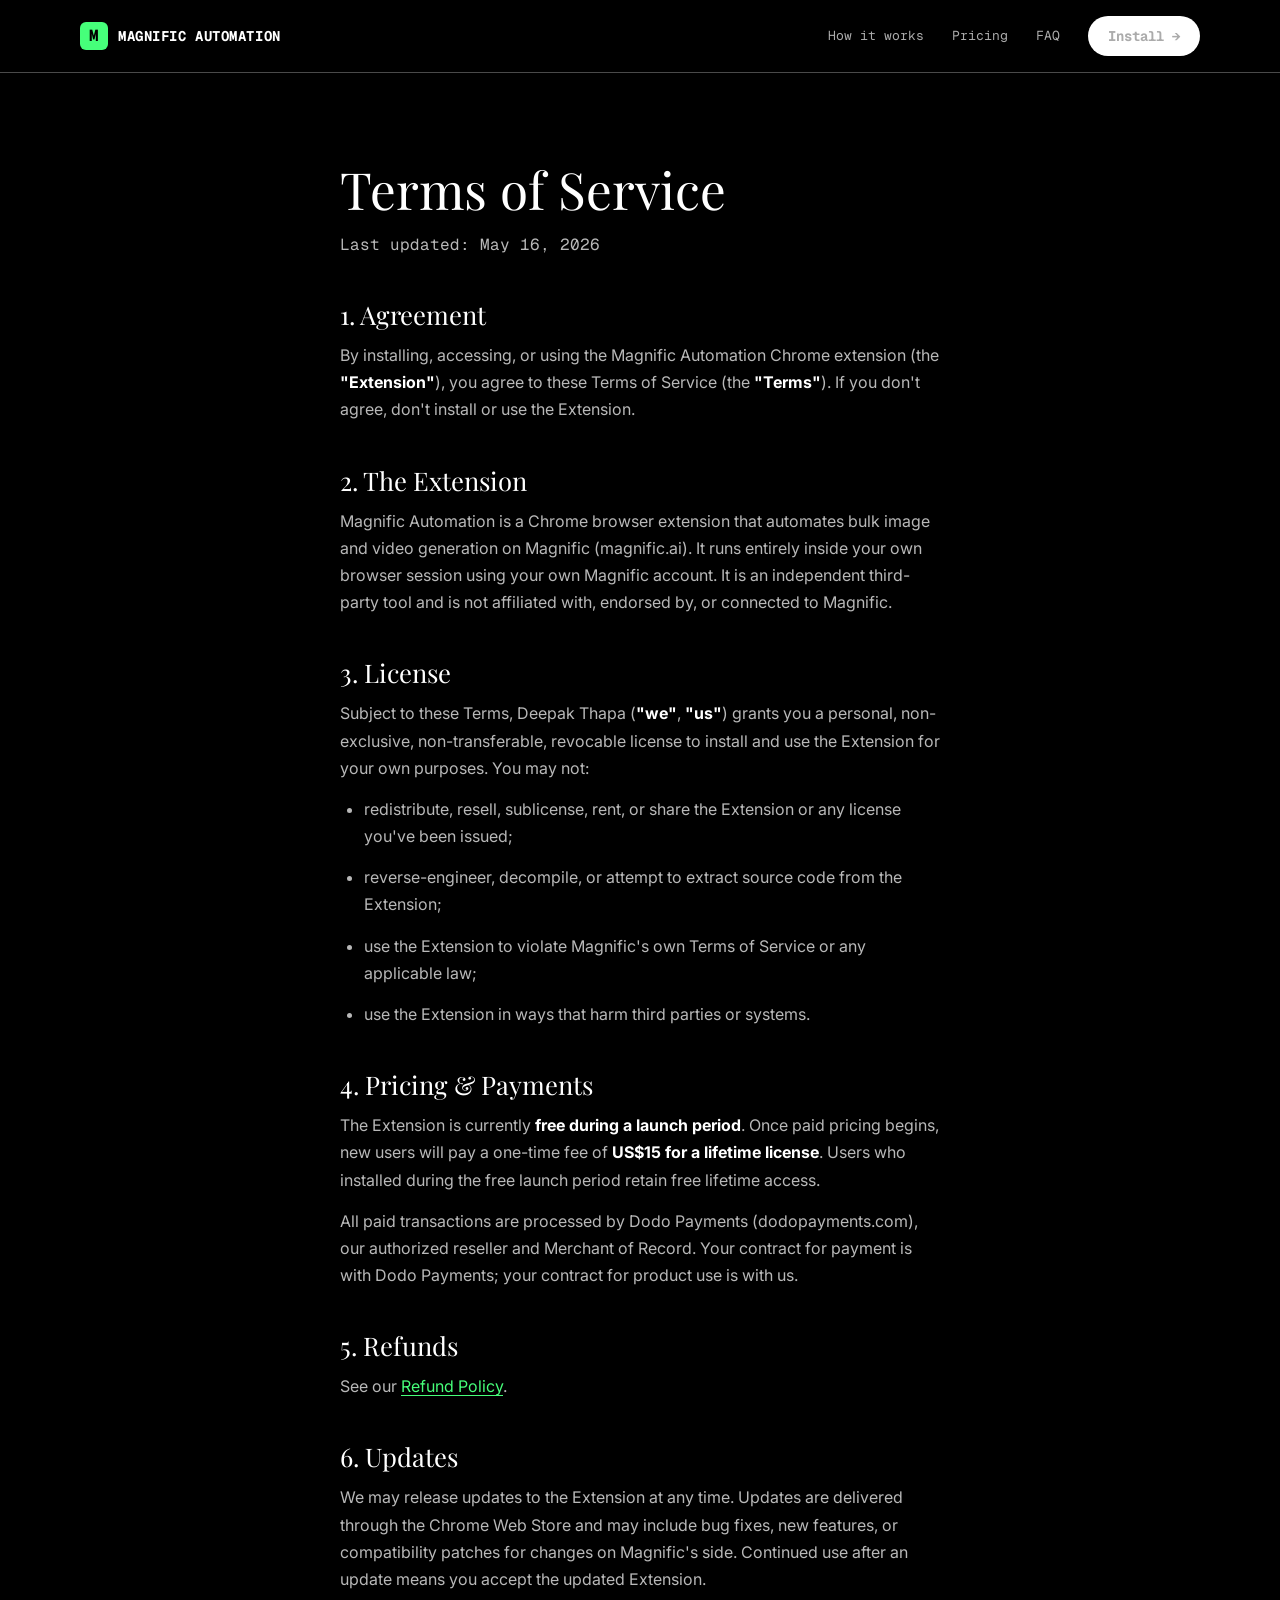
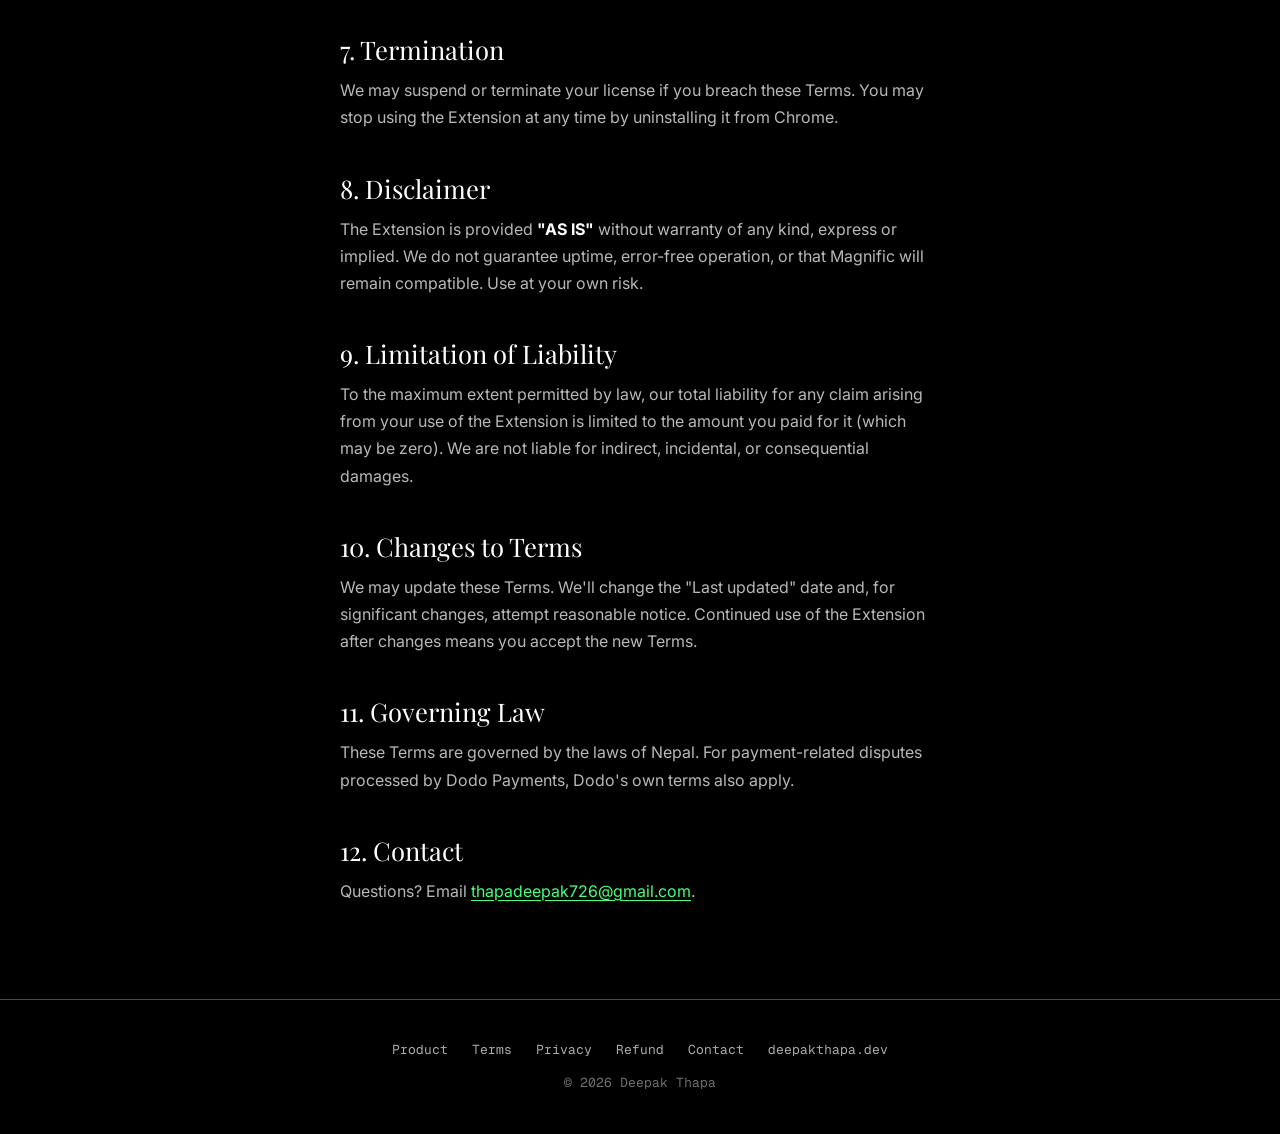
<file: magnific-automation/terms.html>
<!DOCTYPE html>
<html lang="en">
<head>
  <meta charset="UTF-8" />
  <meta name="viewport" content="width=device-width, initial-scale=1.0" />
  <title>Terms of Service — Magnific Automation</title>
  <meta name="description" content="Terms of Service for the Magnific Automation Chrome extension." />
  <meta name="robots" content="noindex" />
  <meta name="theme-color" content="#000000" />

  <link rel="icon" type="image/png" sizes="32x32" href="../favicon-32x32.png" />
  <link rel="apple-touch-icon" sizes="180x180" href="../apple-touch-icon.png" />

  <link rel="preconnect" href="https://fonts.googleapis.com" />
  <link rel="preconnect" href="https://fonts.gstatic.com" crossorigin />
  <link href="https://fonts.googleapis.com/css2?family=Inter:wght@400;500&family=Playfair+Display:ital,wght@0,400;0,500;1,400&family=Geist+Mono:wght@400;700&display=swap" rel="stylesheet" />

  <link rel="stylesheet" href="../style.css" />

  <style>
    .lg-nav {
      position: fixed; top: 0; left: 0; right: 0; z-index: 100;
      background: rgba(0, 0, 0, 0.85);
      -webkit-backdrop-filter: blur(12px);
      backdrop-filter: blur(12px);
      border-bottom: 1px solid var(--border);
    }
    .lg-nav__inner {
      display: flex; align-items: center; justify-content: space-between;
      max-width: var(--container-max);
      margin: 0 auto;
      padding: 16px var(--container-px);
    }
    .lg-nav__brand {
      display: flex; align-items: center; gap: 10px;
      font-family: var(--font-mono);
      font-size: 14px; font-weight: 700; letter-spacing: 0.04em;
      color: var(--text-primary);
    }
    .lg-nav__brand-mark {
      width: 28px; height: 28px; border-radius: 6px;
      background: var(--accent); color: #000;
      display: grid; place-items: center;
      font-size: 16px; font-weight: 700;
    }
    .lg-nav__links {
      display: flex; align-items: center; gap: 28px;
      font-family: var(--font-mono); font-size: 13px;
    }
    .lg-nav__links a { color: var(--text-secondary); transition: color var(--transition); }
    .lg-nav__links a:hover { color: var(--text-primary); }

    .lg-content { max-width: 760px; margin: 0 auto; padding: 160px var(--container-px) 80px; }
    .lg-content h1 {
      font-family: var(--font-display);
      font-size: clamp(36px, 4vw, 56px);
      font-weight: 400; line-height: 1.15;
      margin-bottom: 12px;
    }
    .lg-content h2 {
      font-family: var(--font-display);
      font-size: clamp(20px, 2vw, 26px);
      font-weight: 400; line-height: 1.25;
      margin: 40px 0 12px;
    }
    .lg-content p, .lg-content li {
      color: var(--text-card);
      line-height: 1.7;
      font-size: 16px;
      margin-bottom: 14px;
    }
    .lg-content ul { margin: 0 0 16px 24px; }
    .lg-content a { color: var(--accent); text-decoration: underline; text-decoration-thickness: 1px; text-underline-offset: 3px; }
    .lg-content strong { color: var(--text-primary); }
    .lg-meta {
      color: var(--text-muted);
      font-family: var(--font-mono); font-size: 13px;
      margin-bottom: 40px;
    }
    .lg-footer {
      border-top: 1px solid var(--border);
      padding: 40px 0;
      text-align: center;
      color: var(--text-muted);
      font-family: var(--font-mono); font-size: 13px;
    }
    .lg-footer__links {
      display: flex; justify-content: center; gap: 24px; flex-wrap: wrap;
      margin-bottom: 12px;
    }
    .lg-footer__links a { color: var(--text-secondary); transition: color var(--transition); }
    .lg-footer__links a:hover { color: var(--accent); }

    @media (max-width: 720px) {
      :root { --container-px: 24px; }
      .lg-nav__links a:not(.btn) { display: none; }
    }
  </style>
</head>
<body>

  <nav class="lg-nav">
    <div class="lg-nav__inner">
      <a href="index.html" class="lg-nav__brand">
        <span class="lg-nav__brand-mark">M</span>
        MAGNIFIC&nbsp;AUTOMATION
      </a>
      <div class="lg-nav__links">
        <a href="index.html#how">How it works</a>
        <a href="index.html#pricing">Pricing</a>
        <a href="index.html#faq">FAQ</a>
        <a href="https://chromewebstore.google.com/detail/magnific-automation-bulk/fpclkjidhbhdoeeokmjdlkcncdcmgeik" target="_blank" rel="noopener" class="btn btn--primary btn--sm">Install →</a>
      </div>
    </div>
  </nav>

  <main class="lg-content">
    <h1>Terms of Service</h1>
    <p class="lg-meta">Last updated: May 16, 2026</p>

    <h2>1. Agreement</h2>
    <p>By installing, accessing, or using the Magnific Automation Chrome extension (the <strong>"Extension"</strong>), you agree to these Terms of Service (the <strong>"Terms"</strong>). If you don't agree, don't install or use the Extension.</p>

    <h2>2. The Extension</h2>
    <p>Magnific Automation is a Chrome browser extension that automates bulk image and video generation on Magnific (magnific.ai). It runs entirely inside your own browser session using your own Magnific account. It is an independent third-party tool and is not affiliated with, endorsed by, or connected to Magnific.</p>

    <h2>3. License</h2>
    <p>Subject to these Terms, Deepak Thapa (<strong>"we"</strong>, <strong>"us"</strong>) grants you a personal, non-exclusive, non-transferable, revocable license to install and use the Extension for your own purposes. You may not:</p>
    <ul>
      <li>redistribute, resell, sublicense, rent, or share the Extension or any license you've been issued;</li>
      <li>reverse-engineer, decompile, or attempt to extract source code from the Extension;</li>
      <li>use the Extension to violate Magnific's own Terms of Service or any applicable law;</li>
      <li>use the Extension in ways that harm third parties or systems.</li>
    </ul>

    <h2>4. Pricing &amp; Payments</h2>
    <p>The Extension is currently <strong>free during a launch period</strong>. Once paid pricing begins, new users will pay a one-time fee of <strong>US$15 for a lifetime license</strong>. Users who installed during the free launch period retain free lifetime access.</p>
    <p>All paid transactions are processed by Dodo Payments (dodopayments.com), our authorized reseller and Merchant of Record. Your contract for payment is with Dodo Payments; your contract for product use is with us.</p>

    <h2>5. Refunds</h2>
    <p>See our <a href="refund.html">Refund Policy</a>.</p>

    <h2>6. Updates</h2>
    <p>We may release updates to the Extension at any time. Updates are delivered through the Chrome Web Store and may include bug fixes, new features, or compatibility patches for changes on Magnific's side. Continued use after an update means you accept the updated Extension.</p>

    <h2>7. Termination</h2>
    <p>We may suspend or terminate your license if you breach these Terms. You may stop using the Extension at any time by uninstalling it from Chrome.</p>

    <h2>8. Disclaimer</h2>
    <p>The Extension is provided <strong>"AS IS"</strong> without warranty of any kind, express or implied. We do not guarantee uptime, error-free operation, or that Magnific will remain compatible. Use at your own risk.</p>

    <h2>9. Limitation of Liability</h2>
    <p>To the maximum extent permitted by law, our total liability for any claim arising from your use of the Extension is limited to the amount you paid for it (which may be zero). We are not liable for indirect, incidental, or consequential damages.</p>

    <h2>10. Changes to Terms</h2>
    <p>We may update these Terms. We'll change the "Last updated" date and, for significant changes, attempt reasonable notice. Continued use of the Extension after changes means you accept the new Terms.</p>

    <h2>11. Governing Law</h2>
    <p>These Terms are governed by the laws of Nepal. For payment-related disputes processed by Dodo Payments, Dodo's own terms also apply.</p>

    <h2>12. Contact</h2>
    <p>Questions? Email <a href="mailto:thapadeepak726@gmail.com">thapadeepak726@gmail.com</a>.</p>
  </main>

  <footer class="lg-footer">
    <div class="container">
      <div class="lg-footer__links">
        <a href="index.html">Product</a>
        <a href="terms.html">Terms</a>
        <a href="privacy.html">Privacy</a>
        <a href="refund.html">Refund</a>
        <a href="mailto:thapadeepak726@gmail.com">Contact</a>
        <a href="../">deepakthapa.dev</a>
      </div>
      <p>© <span id="year"></span> Deepak Thapa</p>
    </div>
  </footer>

  <script>document.getElementById('year').textContent = new Date().getFullYear();</script>
</body>
</html>
</file>
<file: style.css>
/* ======================================
   DESIGN TOKENS
   ====================================== */
:root {
  --bg: #000000;
  --bg-card: #090909;
  --bg-tag: #001305;
  --border: #4a4a4a;
  --border-tag: #46ff7a;
  --accent: #46ff7a;
  --text-primary: #ffffff;
  --text-secondary: #ababab;
  --text-muted: #707070;
  --text-card: #b8b8b8;

  --font-display: 'Playfair Display', serif;
  --font-body: 'Inter', sans-serif;
  --font-mono: 'Geist Mono', monospace;

  --radius-card: 12px;
  --radius-btn: 200px;
  --radius-tag: 56px;

  --container-max: 1280px;
  --container-px: 80px;

  --transition: 0.2s ease;
}

/* ======================================
   RESET & BASE
   ====================================== */
*, *::before, *::after {
  box-sizing: border-box;
  margin: 0;
  padding: 0;
}

html {
  scroll-behavior: auto; /* Lenis handles smooth scroll */
  font-size: 16px;
}

body {
  background: var(--bg);
  color: var(--text-primary);
  font-family: var(--font-body);
  font-size: 16px;
  line-height: 1.6;
  -webkit-font-smoothing: antialiased;
  overflow-x: hidden;
}

img {
  display: block;
  max-width: 100%;
  height: auto;
}

a {
  color: inherit;
  text-decoration: none;
}

/* ======================================
   LAYOUT
   ====================================== */
.container {
  max-width: var(--container-max);
  margin: 0 auto;
  padding: 0 var(--container-px);
}

.section {
  padding: 120px 0;
}

/* ======================================
   TYPOGRAPHY UTILITIES
   ====================================== */
.accent {
  color: var(--accent);
  font-style: italic;
}

.section__label {
  font-family: var(--font-body);
  font-size: 18px;
  color: var(--text-muted);
  text-transform: uppercase;
  letter-spacing: 0.02em;
  margin-bottom: 16px;
  min-height: 1.5em;
}

.section__label--mobile { display: none; }

.section__title {
  font-family: var(--font-display);
  font-size: clamp(36px, 4vw, 56px);
  font-weight: 400;
  line-height: 1.14;
  color: var(--text-primary);
  margin-bottom: 64px;
}

/* ======================================
   BUTTONS
   ====================================== */
.btn {
  display: inline-flex;
  align-items: center;
  justify-content: center;
  font-family: var(--font-mono);
  font-size: 16px;
  font-weight: 700;
  height: 48px;
  padding: 0 32px;
  border-radius: var(--radius-btn);
  cursor: pointer;
  transition: transform var(--transition), opacity var(--transition), background var(--transition);
  white-space: nowrap;
  border: none;
}

.btn:hover {
  transform: scale(1.02);
}

.btn--primary {
  background: var(--text-primary);
  color: #171717;
}

.btn--primary:hover {
  background: #eeeeee;
}

.btn--action {
  background: transparent;
  border: 1px solid rgba(255, 255, 255, 0.2);
  color: var(--text-primary);
}

.btn--action:hover {
  border-color: rgba(255, 255, 255, 0.5);
  background: rgba(255, 255, 255, 0.05);
}

.btn--ghost {
  background: transparent;
  border: 1px solid var(--border);
  color: var(--text-muted);
}

.btn--ghost:hover {
  border-color: rgba(255, 255, 255, 0.3);
  color: var(--text-primary);
}

.btn--sm {
  height: 40px;
  padding: 0 20px;
  font-size: 14px;
}

.btn:focus-visible {
  outline: 2px solid var(--accent);
  outline-offset: 3px;
}

a:focus-visible {
  outline: 2px solid var(--accent);
  outline-offset: 2px;
  border-radius: 4px;
}

/* ======================================
   TAGS
   ====================================== */
.tag {
  display: inline-flex;
  align-items: center;
  justify-content: center;
  font-family: var(--font-mono);
  font-size: 14px;
  color: var(--accent);
  background: var(--bg-tag);
  border: 1px solid var(--border-tag);
  border-radius: var(--radius-tag);
  padding: 6px 16px;
  white-space: nowrap;
  transition: background var(--transition);
}

/* ======================================
   NAV
   ====================================== */
.nav {
  position: fixed;
  top: 0;
  left: 0;
  right: 0;
  z-index: 100;
  padding: 20px 0;
  padding-top: max(20px, env(safe-area-inset-top));
  transition: background 0.3s ease, backdrop-filter 0.3s ease;
}

#scroll-progress {
  position: absolute;
  bottom: 0;
  left: 0;
  width: 0%;
  height: 1px;
  background: var(--accent);
  transition: width 0.05s linear;
  pointer-events: none;
}

.nav.scrolled {
  background: rgba(0, 0, 0, 0.85);
  backdrop-filter: blur(12px);
  -webkit-backdrop-filter: blur(12px);
  border-bottom: 1px solid rgba(255, 255, 255, 0.06);
}

.nav__inner {
  display: flex;
  align-items: center;
  justify-content: space-between;
}

.nav__logo {
  font-family: var(--font-mono);
  font-weight: 700;
  font-size: 18px;
  color: var(--text-primary);
  letter-spacing: 0.05em;
  transition: color var(--transition);
  display: flex;
  align-items: center;
  gap: 10px;
}

.nav__avatar {
  width: 32px;
  height: 32px;
  border-radius: 50%;
  object-fit: cover;
  display: block;
  flex-shrink: 0;
}

.nav__logo:hover {
  color: var(--accent);
}

.nav__links {
  display: flex;
  gap: 40px;
}

.nav__link {
  font-family: var(--font-mono);
  font-size: 14px;
  color: var(--text-muted);
  transition: color var(--transition);
  position: relative;
}

.nav__link::after {
  content: '';
  position: absolute;
  bottom: -2px;
  left: 0;
  width: 0;
  height: 1px;
  background: var(--accent);
  transition: width 0.25s ease;
}

.nav__link:hover,
.nav__link.is-active {
  color: var(--text-primary);
}

.nav__link:hover::after,
.nav__link.is-active::after {
  width: 100%;
}

/* Desktop: hide mobile-only nav links */
.nav__link--mobile-only {
  display: none;
}

/* Mobile nav hamburger */
.nav__toggle {
  display: none;
  flex-direction: column;
  gap: 5px;
  cursor: pointer;
  padding: 4px;
  background: transparent;
  border: none;
  outline: none;
}

.nav__toggle span {
  display: block;
  width: 22px;
  height: 2px;
  background: var(--text-primary);
  border-radius: 2px;
  transition: transform 0.3s ease, opacity 0.3s ease;
}

.nav__toggle.open span:nth-child(1) { transform: translateY(7px) rotate(45deg); }
.nav__toggle.open span:nth-child(2) { opacity: 0; }
.nav__toggle.open span:nth-child(3) { transform: translateY(-7px) rotate(-45deg); }

/* ======================================
   HERO
   ====================================== */
.hero {
  padding-top: 180px;
  padding-bottom: 0;
  text-align: center;
  overflow: hidden;
}

.hero__subtitle {
  font-family: var(--font-body);
  font-size: 18px;
  color: var(--text-muted);
  text-transform: uppercase;
  letter-spacing: 0.02em;
  margin-bottom: 32px;
  opacity: 0;
}

.hero__title {
  font-family: var(--font-display);
  font-size: clamp(40px, 5vw, 64px);
  font-weight: 400;
  line-height: 1.14;
  color: var(--text-primary);
  margin-bottom: 48px;
  display: flex;
  flex-direction: column;
  gap: 0;
  overflow: hidden;
}

.hero__line {
  display: block;
  overflow: hidden;
}

.hero__line-inner {
  display: block;
  transform: translateY(100%);
}

/* Hero title: desktop spans shown, mobile spans hidden */
.hero__title .hero__d { display: block; }
.hero__title .hero__m { display: none; }

.hero__buttons {
  display: flex;
  gap: 16px;
  justify-content: center;
  flex-wrap: wrap;
  margin-bottom: 48px;
}

.hero__image-wrap {
  position: relative;
}

.hero__image {
  border-radius: 16px 16px 0 0;
  overflow: hidden;
  display: flex;
  align-items: flex-end;
  justify-content: center;
}

.hero__image img,
.hero__image video {
  width: 100%;
  max-height: calc(100vh - 260px);
  object-fit: cover;
  display: block;
}

.hero__image .hero__img--mobile { display: none; }

.hero__image-placeholder {
  width: 100%;
  height: 400px;
  background: linear-gradient(135deg, #111 0%, #1a1a1a 50%, #0d0d0d 100%);
  display: flex;
  align-items: center;
  justify-content: center;
  color: var(--text-muted);
  font-family: var(--font-mono);
  font-size: 14px;
}

/* ======================================
   PROJECT CARDS
   ====================================== */
.projects {
  display: flex;
  flex-direction: column;
}

.project-card {
  background: none;
  border: none;
  border-top: 1px solid var(--border);
  border-radius: 0;
  display: block;
  overflow: visible;
  padding: 40px 0;
  margin-bottom: 0;
}

.project-card:last-child {
  border-bottom: 1px solid var(--border);
}

.project-card__tags {
  display: flex;
  flex-wrap: wrap;
  gap: 8px;
  margin-bottom: 32px;
}

.project-card__info {
  display: grid;
  grid-template-columns: 1fr 1fr;
  gap: 40px;
  align-items: start;
  margin-bottom: 40px;
}

.project-card__info-right {
  padding-top: 8px;
}

.project-card__meta {
  display: flex;
  align-items: center;
  gap: 16px;
  margin-bottom: 12px;
}

.project-card__logo {
  width: 71px;
  height: 71px;
  border-radius: 14px;
  object-fit: cover;
  background: #222;
  flex-shrink: 0;
}

.project-card__meta-text {
  display: flex;
  flex-direction: column;
  gap: 2px;
}

.project-card__meta-sub {
  display: flex;
  align-items: center;
  gap: 12px;
}

.project-card__year {
  font-family: var(--font-mono);
  font-size: 18px;
  color: var(--text-muted);
  text-transform: uppercase;
}

.project-card__category {
  font-family: var(--font-mono);
  font-size: 16px;
  color: var(--text-primary);
  text-transform: uppercase;
  margin-bottom: 0;
}

.project-card__name {
  font-family: var(--font-mono);
  font-size: 32px;
  font-weight: 400;
  color: var(--text-primary);
  margin-bottom: 0;
  line-height: 1.4;
}

.project-card__desc {
  font-family: var(--font-body);
  font-size: 15px;
  color: var(--text-card);
  line-height: 1.65;
  margin-bottom: 0;
}

/* Marquee */
.project-card__marquee {
  overflow: hidden;
  width: 100%;
  padding: 10px 0;
  margin: -10px 0 22px;
  touch-action: pan-y;
  -webkit-mask-image: linear-gradient(to right, transparent 0%, black 8%, black 92%, transparent 100%);
  mask-image: linear-gradient(to right, transparent 0%, black 8%, black 92%, transparent 100%);
}

.project-card__marquee-track {
  display: flex;
  gap: 16px;
  width: max-content;
  animation: marquee 40s linear infinite;
  animation-play-state: paused; /* starts paused, JS adds .is-ready */
}

.project-card__marquee.is-ready .project-card__marquee-track {
  animation-play-state: running;
}


.project-card__marquee-track img {
  height: 240px;
  width: auto;
  border-radius: 12px;
  object-fit: cover;
  flex-shrink: 0;
  display: block;
  transform-origin: center center;
}


@keyframes marquee {
  from { transform: translateX(0); }
  to   { transform: translateX(-50%); }
}

.project-card__impact {
  font-family: var(--font-body);
  font-size: 15px;
  color: var(--text-muted);
  line-height: 1.65;
  margin-top: 24px;
  margin-bottom: 24px;
  max-width: 760px;
}

.project-card__impact .accent {
  font-style: normal;
}

/* Footer */
.project-card__footer {
  display: flex;
  justify-content: space-between;
  align-items: center;
  gap: 16px;
  flex-wrap: wrap;
  min-height: 48px;
}

.project-card__award {
  font-family: var(--font-mono);
  font-size: 16px;
  color: var(--text-primary);
  margin: 0;
}

.project-card__links {
  display: flex;
  gap: 24px;
  align-items: center;
}

.project-card__link {
  font-family: var(--font-mono);
  font-size: 16px;
  color: var(--accent);
  text-decoration: none;
  white-space: nowrap;
  transition: opacity 0.2s;
}

.project-card__link:hover {
  opacity: 0.75;
}

.project-card__buttons {
  display: flex;
  gap: 12px;
}

.project-card__store-btns {
  display: flex;
  gap: 12px;
  flex-wrap: wrap;
}

.store-btn {
  display: block;
  flex-shrink: 0;
  transition: opacity var(--transition), transform var(--transition);
}

.store-btn:hover {
  opacity: 0.8;
  transform: scale(1.02);
}

.store-btn img {
  height: 48px;
  width: 160px;
  object-fit: contain;
  object-position: left center;
}

/* ======================================
   ABOUT SECTION
   ====================================== */
.about__bio {
  font-family: var(--font-body);
  font-size: 18px;
  color: var(--text-secondary);
  line-height: 1.7;
  max-width: 960px;
  margin-bottom: 64px;
}

.traits {
  display: grid;
  grid-template-columns: repeat(3, 1fr);
  gap: 16px;
}

.trait-card {
  background: var(--bg-card);
  border: 1px solid var(--border);
  border-radius: var(--radius-card);
  padding: 40px;
  transition: transform 0.3s ease, border-color 0.3s ease;
}

.trait-card:hover {
  transform: translateY(-3px);
  border-color: rgba(255, 255, 255, 0.15);
}

.trait-card__emoji {
  font-size: 48px;
  display: block;
  margin-bottom: 20px;
  line-height: 1;
  user-select: none;
}

.trait-card__emoji--cat {
  display: inline-block;
  width: 1.2em;
  cursor: pointer;
}

.trait-card__title {
  font-family: var(--font-body);
  font-size: 22px;
  font-weight: 500;
  color: var(--text-primary);
  margin-bottom: 8px;
}

.trait-card__sub {
  font-family: var(--font-body);
  font-size: 18px;
  color: var(--text-muted);
}

/* ======================================
   AI CARDS
   ====================================== */
.ai-card {
  background: none;
  border: none;
  border-top: 1px solid var(--border);
  border-radius: 0;
  display: block;
  overflow: visible;
  padding: 40px 0;
  margin-bottom: 0;
}

.ai-card:last-child {
  border-bottom: 1px solid var(--border);
}

.ai-card__header {
  display: flex;
  justify-content: space-between;
  align-items: flex-start;
  gap: 24px;
  margin-bottom: 24px;
}

.ai-card__title {
  font-family: var(--font-display);
  font-size: 32px;
  font-weight: 400;
  line-height: 1.3;
  color: var(--text-primary);
  margin-bottom: 0;
}

.ai-card__link {
  font-family: var(--font-mono);
  font-size: 16px;
  color: var(--accent);
  text-decoration: none;
  white-space: nowrap;
  padding-top: 8px;
  flex-shrink: 0;
  transition: opacity 0.2s;
}

.ai-card__link:hover {
  opacity: 0.75;
}

.ai-card__tags {
  display: flex;
  flex-wrap: wrap;
  gap: 8px;
  margin-bottom: 24px;
}

.ai-card__desc {
  font-family: var(--font-body);
  font-size: 16px;
  color: var(--text-card);
  line-height: 1.65;
  margin-bottom: 16px;
  max-width: 760px;
}

.ai-card__desc--mono {
  font-family: var(--font-mono);
  font-size: 14px;
  color: var(--text-muted);
  line-height: 1.65;
}

.ai-card__awards {
  font-family: var(--font-mono);
  font-size: 14px;
  color: var(--text-muted);
  line-height: 1.8;
  margin-bottom: 24px;
}

/* Static images (card 1) */
.ai-card__images-static {
  display: flex;
  gap: 16px;
  margin-top: 8px;
  margin-bottom: 24px;
  border-radius: 16px;
  overflow: hidden;
}

.ai-card__images-static img {
  height: 240px;
  width: auto;
  flex-shrink: 0;
  object-fit: contain;
  border-radius: 12px;
  display: block;
}

/* Film Covers Marquee */
.ai-card__stat {
  font-family: var(--font-body);
  font-size: 14px;
  color: var(--text-muted);
  margin: 6px 0 0;
}

.ai-card__covers-marquee {
  overflow: hidden;
  padding: 10px 0;
  margin: 18px -32px -10px;
  touch-action: pan-y;
  -webkit-mask-image: linear-gradient(to right, transparent 0%, black 6%, black 94%, transparent 100%);
  mask-image: linear-gradient(to right, transparent 0%, black 6%, black 94%, transparent 100%);
}

.ai-card__covers-track {
  display: flex;
  gap: 12px;
  width: max-content;
  animation: marquee 55s linear infinite;
  align-items: stretch;
}

.cover-card {
  flex-shrink: 0;
  width: 162px;
  height: 320px;
  border-radius: var(--radius-card);
  overflow: hidden;
  background: var(--bg-card);
  border: 1px solid var(--border);
  margin: 0;
  display: flex;
  flex-direction: column;
  position: relative;
  transform-origin: center center;
  cursor: pointer;
}

.cover-card__img {
  display: block;
  width: 100%;
  height: 216px;
  flex-shrink: 0;
  object-fit: cover;
}

.cover-card__info {
  flex: 1;
  padding: 10px 12px 12px;
  display: flex;
  flex-direction: column;
  gap: 5px;
  min-height: 0;
}

.cover-card__title {
  font-family: var(--font-body);
  font-size: 11px;
  font-weight: 500;
  color: var(--text-primary);
  line-height: 1.35;
  margin: 0;
  overflow: hidden;
  display: -webkit-box;
  -webkit-line-clamp: 2;
  -webkit-box-orient: vertical;
}

.cover-card__views {
  font-family: var(--font-mono);
  font-size: 10px;
  color: var(--text-muted);
  margin: 0;
}

.cover-card__soon {
  font-family: var(--font-mono);
  font-size: 10px;
  color: var(--accent);
  margin: auto 0 0;
  padding-top: 4px;
  opacity: 0.7;
}

.cover-card__actions {
  display: flex;
  gap: 6px;
  margin-top: auto;
  padding-top: 4px;
}

.cover-card__btn {
  font-family: var(--font-mono);
  font-size: 10px;
  font-weight: 400;
  padding: 4px 9px;
  border-radius: 4px;
  text-decoration: none;
  transition: color 0.15s, border-color 0.15s, background 0.15s;
  white-space: nowrap;
  line-height: 1;
}

.cover-card__btn--watch {
  background: var(--accent);
  color: #000;
  border: 1px solid var(--accent);
}

.cover-card__btn--watch:hover {
  opacity: 0.85;
}

.cover-card__btn--imdb {
  background: transparent;
  color: var(--text-muted);
  border: 1px solid var(--border);
}

.cover-card__btn--imdb:hover {
  border-color: var(--text-secondary);
  color: var(--text-primary);
}

.ai-card__copyright {
  font-family: var(--font-mono);
  font-size: 14px;
  color: var(--text-muted);
  margin-top: 16px;
}

/* ======================================
   CONTENT GRID (Beyond Day Job)
   ====================================== */
.content-grid {
  display: grid;
  grid-template-columns: repeat(3, 1fr);
  gap: 16px;
}

.content-card {
  background: var(--bg-card);
  border: 1px solid var(--border);
  border-radius: var(--radius-card);
  padding: 32px;
  display: flex;
  flex-direction: column;
  transition: border-color 0.3s ease;
}

.content-card:hover {
  border-color: rgba(255, 255, 255, 0.15);
}

.content-card__tag {
  font-family: var(--font-mono);
  font-size: 11px;
  color: var(--accent);
  letter-spacing: 0.08em;
  margin-bottom: 16px;
}

.content-card__title {
  font-family: var(--font-body);
  font-size: 22px;
  font-weight: 500;
  color: var(--text-primary);
  margin-bottom: 12px;
  flex: 1;
}

.content-card__desc {
  font-family: var(--font-body);
  font-size: 14px;
  color: var(--text-muted);
  line-height: 1.6;
  margin-bottom: 20px;
}

.content-card__footer {
  display: flex;
  align-items: center;
  justify-content: space-between;
}

.content-card__logo {
  height: 18px;
  width: auto;
  object-fit: contain;
  opacity: 0.5;
  flex-shrink: 0;
}

.content-card__link {
  font-family: var(--font-mono);
  font-size: 13px;
  color: var(--text-secondary);
  text-decoration: none;
  align-self: flex-start;
  transition: color 0.2s ease;
}

.content-card__link:hover {
  color: var(--accent);
}

/* ======================================
   COURSES
   ====================================== */
.courses-list {
  display: flex;
  flex-direction: column;
  border-top: 1px solid var(--border);
}

.course-row {
  display: flex;
  align-items: center;
  gap: 20px;
  padding: 20px 0;
  border-bottom: 1px solid var(--border);
}

.course-row__logo {
  height: 32px;
  width: auto;
  object-fit: contain;
  flex-shrink: 0;
  opacity: 0.75;
}

.course-row__info {
  flex: 1;
  display: flex;
  flex-direction: column;
  gap: 4px;
}

.course-row__title {
  font-family: var(--font-body);
  font-size: 16px;
  font-weight: 500;
  color: var(--text-primary);
}

.course-row__meta {
  font-family: var(--font-mono);
  font-size: 13px;
  color: var(--text-muted);
}

.course-row__link {
  font-family: var(--font-mono);
  font-size: 13px;
  color: var(--text-muted);
  text-decoration: none;
  white-space: nowrap;
  transition: color 0.2s ease;
}

.course-row__link:hover {
  color: var(--accent);
}

/* ======================================
   SECTION HEADER WITH BUTTON
   ====================================== */
.section__header {
  display: flex;
  align-items: flex-end;
  justify-content: space-between;
  gap: 24px;
  margin-bottom: 0;
}

/* ======================================
   EXPERIENCE TIMELINE
   ====================================== */
.exp-list {
  border-top: 1px solid var(--border);
}

.exp-row {
  border-bottom: 1px solid var(--border);
}

.exp-row__header {
  display: flex;
  align-items: center;
  gap: 20px;
  padding: 22px 0;
  cursor: pointer;
  user-select: none;
  transition: opacity 0.2s ease;
}

.exp-row__header:hover {
  opacity: 0.65;
}

.exp-row__logo {
  width: 32px;
  height: 32px;
  border-radius: 8px;
  object-fit: cover;
  flex-shrink: 0;
  opacity: 0.75;
  transition: opacity 0.2s ease;
}

.exp-row.is-open .exp-row__logo {
  opacity: 1;
}

.exp-row__title {
  font-family: var(--font-body);
  font-size: 18px;
  font-weight: 500;
  color: var(--text-primary);
  flex: 1;
}

.exp-row__year {
  font-family: var(--font-mono);
  font-size: 13px;
  color: var(--text-muted);
  white-space: nowrap;
}

.exp-row__chevron {
  color: var(--text-muted);
  flex-shrink: 0;
  transition: transform 0.3s ease, color 0.2s ease;
}

.exp-row.is-open .exp-row__chevron {
  transform: rotate(180deg);
  color: var(--accent);
}

.exp-row__body {
  display: grid;
  grid-template-rows: 0fr;
  transition: grid-template-rows 0.35s ease;
}

.exp-row.is-open .exp-row__body {
  grid-template-rows: 1fr;
}

.exp-row__body-inner {
  overflow: hidden;
}

.exp-row__period {
  font-family: var(--font-mono);
  font-size: 13px;
  color: var(--text-muted);
  padding-left: 52px;
  margin-bottom: 10px;
}

.exp-row__desc {
  font-family: var(--font-body);
  font-size: 15px;
  color: var(--text-secondary);
  line-height: 1.65;
  padding-left: 52px;
  padding-bottom: 24px;
  max-width: 700px;
}

.exp-row__inline-link {
  color: var(--accent);
  text-decoration: underline;
  white-space: nowrap;
  transition: opacity 0.2s ease;
}

.exp-row__inline-link:hover {
  opacity: 0.8;
}

/* ======================================
   EDUCATION
   ====================================== */
.edu-list {
  display: flex;
  flex-direction: column;
  border-top: 1px solid var(--border);
}

.edu-row {
  display: flex;
  align-items: center;
  gap: 20px;
  padding: 20px 0;
  border-bottom: 1px solid var(--border);
}

.edu-row__icon {
  font-size: 24px;
  line-height: 1;
  flex-shrink: 0;
  width: 32px;
  text-align: center;
  opacity: 0.75;
}

.edu-row__info {
  flex: 1;
  display: flex;
  flex-direction: column;
  gap: 4px;
}

.edu-row__title {
  font-family: var(--font-body);
  font-size: 16px;
  font-weight: 500;
  color: var(--text-primary);
}

.edu-row__meta {
  font-family: var(--font-mono);
  font-size: 13px;
  color: var(--text-muted);
}

/* ======================================
   CONTACT
   ====================================== */
.contact {
  text-align: center;
}

.contact__title {
  margin-bottom: 24px;
}

.contact__sub {
  font-family: var(--font-body);
  font-size: 18px;
  color: var(--text-secondary);
  max-width: 540px;
  margin: 0 auto 48px;
  line-height: 1.65;
}

.contact__buttons {
  display: flex;
  gap: 16px;
  justify-content: center;
  flex-wrap: wrap;
}

.contact__image {
  margin: 32px 0;
  display: flex;
  justify-content: center;
}

.contact__image img,
.contact__image video {
  max-width: 400px;
  opacity: 0.85;
  display: block;
}

/* ======================================
   FOOTER
   ====================================== */
.footer {
  padding: 40px 0;
  border-top: 1px solid var(--border);
}

.footer__inner {
  display: flex;
  align-items: center;
  justify-content: space-between;
  gap: 24px;
}

.footer__copy {
  font-family: var(--font-mono);
  font-size: 13px;
  color: var(--text-muted);
  white-space: nowrap;
}

.footer__nav {
  display: flex;
  align-items: center;
  gap: 28px;
}

.footer__nav-link {
  font-family: var(--font-mono);
  font-size: 13px;
  color: var(--text-secondary);
  text-decoration: none;
  transition: color 0.2s ease;
}

.footer__nav-link:hover {
  color: var(--accent);
}

.footer__ai-link {
  font-family: var(--font-mono);
  font-size: 11px;
  color: var(--text-muted);
  text-decoration: none;
  opacity: 0.4;
  white-space: nowrap;
  transition: opacity 0.2s ease;
}

.footer__ai-link:hover {
  opacity: 0.8;
}

@media (max-width: 768px) {
  .footer__inner {
    flex-direction: column;
    align-items: center;
    gap: 20px;
    text-align: center;
  }

  .footer__nav {
    justify-content: center;
  }
}

/* ======================================
   ANIMATION INITIAL STATES
   ====================================== */
[data-animate] {
  opacity: 0;
  transform: translateY(40px);
}

.no-gsap [data-animate] {
  opacity: 1 !important;
  transform: none !important;
}
.no-gsap .section__label {
  opacity: 1 !important;
}

@media (prefers-reduced-motion: reduce) {
  .project-card__marquee-track,
  .ai-card__covers-track {
    animation: none !important;
    transform: none !important;
  }

  #scroll-progress,
  .btn,
  .trait-card,
  .content-card,
  .store-btn,
  .project-card__link,
  .ai-card__link,
  .cover-card__btn,
  .footer__nav-link,
  .footer__ai-link,
  .lawn-chat__launcher,
  .lawn-chat__cta,
  .lawn-chat__prompt,
  .lawn-chat__send {
    transition: none !important;
  }
}

/* ======================================
   MOBILE RESPONSIVE — ≤ 1024px
   ====================================== */
@media (max-width: 1024px) {
  :root {
    --container-px: 48px;
  }

  .project-card {
    grid-template-columns: 1fr 260px;
  }

  .traits {
    grid-template-columns: repeat(2, 1fr);
  }

  .content-grid {
    grid-template-columns: repeat(2, 1fr);
  }
}

/* ======================================
   MOBILE RESPONSIVE — ≤ 768px
   ====================================== */
@media (max-width: 768px) {
  :root {
    --container-px: 20px;
  }

  .section__label--desktop { display: none; }
  .section__label--mobile  { display: block; }

  .section {
    padding: 56px 0;
  }

  .nav {
    padding: 16px 0;
  }

  .nav__links {
    display: none;
    position: absolute;
    top: 100%;
    left: 0;
    right: 0;
    background: rgba(0, 0, 0, 0.95);
    -webkit-backdrop-filter: blur(12px);
    backdrop-filter: blur(12px);
    flex-direction: column;
    gap: 0;
    padding: 16px 0;
    border-bottom: 1px solid var(--border);
  }

  .nav__links.open {
    display: flex;
  }

  .nav__links.open .nav__link--mobile-only {
    display: block;
  }

  .nav__link {
    padding: 14px 24px;
    font-size: 16px;
  }

  .nav__toggle {
    display: flex;
  }

  .hero {
    padding-top: 80px;
    text-align: center;
  }

  .hero__image-wrap {
    margin-top: 32px;
  }

  .hero__subtitle {
    font-size: 13px;
  }

  .hero__title {
    font-size: clamp(32px, 8vw, 48px);
    text-align: center;
  }

  .hero__title .hero__d { display: none; }
  .hero__title .hero__m { display: block; }

  .hero__buttons {
    flex-direction: column;
    align-items: center;
    gap: 12px;
  }

  .hero__buttons .btn {
    width: 100%;
    max-width: 320px;
    justify-content: center;
  }

  .section__title {
    font-size: clamp(28px, 6vw, 40px);
    margin-bottom: 40px;
  }

  .project-card {
    padding: 24px 0;
  }

  .project-card__tags {
    margin-bottom: 16px;
    gap: 6px;
  }

  .project-card__info {
    grid-template-columns: 1fr;
    gap: 10px;
    margin-bottom: 16px;
  }

  .project-card__info-right {
    padding-top: 0;
  }

  .project-card__meta {
    margin-bottom: 6px;
    gap: 12px;
  }

  .project-card__logo {
    width: 44px;
    height: 44px;
    border-radius: 10px;
  }

  .project-card__name {
    font-size: 20px;
  }

  .project-card__year {
    font-size: 13px;
  }

  .project-card__category {
    font-size: 13px;
  }

  .project-card__desc {
    font-size: 14px;
    line-height: 1.5;
  }

  .project-card__marquee {
    margin-left: calc(-1 * var(--container-px));
    margin-right: calc(-1 * var(--container-px));
    width: calc(100% + 2 * var(--container-px));
    border-radius: 0;
    min-height: 148px;
    padding: 8px 0;
    margin-top: -8px;
    margin-bottom: 8px;
  }

  .project-card__marquee-track img {
    height: 148px;
  }

  .project-card__impact {
    font-size: 13px;
    line-height: 1.6;
    margin-top: 16px;
    margin-bottom: 16px;
  }

  .project-card__footer {
    flex-direction: column;
    align-items: flex-start;
    gap: 8px;
  }

  .project-card__award {
    font-size: 13px;
  }

  .project-card__link {
    font-size: 14px;
  }

  .project-card__links {
    gap: 16px;
  }

  .project-card__store-btns {
    flex-wrap: wrap;
    gap: 8px;
  }

  .store-btn img {
    height: 40px;
    width: 130px;
  }

  .about__bio {
    font-size: 15px;
  }

  .traits {
    grid-template-columns: 1fr;
  }

  .trait-card {
    padding: 24px;
  }

  .trait-card__emoji {
    font-size: 36px;
  }

  .trait-card__title {
    font-size: 18px;
  }

  .trait-card__sub {
    font-size: 14px;
  }

  .ai-card {
    padding: 28px 0;
  }

  .ai-card__header {
    flex-direction: column;
    align-items: flex-start;
    gap: 12px;
    margin-bottom: 16px;
  }

  .ai-card__title {
    font-size: 20px;
  }

  .ai-card__tags {
    margin-bottom: 16px;
  }

  .ai-card__desc {
    font-size: 14px;
  }

  .ai-card__images-static img {
    height: 200px;
    width: 100%;
    object-fit: cover;
  }

  .ai-card__images-static img:not(:first-child) {
    display: none;
  }

  .ai-card__awards {
    font-size: 13px;
  }

  .content-grid {
    grid-template-columns: 1fr;
  }

  .content-card {
    padding: 24px;
  }

  .content-card__title {
    font-size: 18px;
  }

  .course-row {
    gap: 14px;
  }

  .course-row__title {
    font-size: 15px;
  }

  .section__header {
    flex-direction: column;
    align-items: flex-start;
  }

  .timeline {
    padding-left: 32px;
  }

  .timeline__dot {
    left: -28px;
  }

  .exp-row__header {
    padding: 18px 0;
    gap: 12px;
  }

  .exp-row__title {
    font-size: 15px;
  }

  .exp-row__desc {
    font-size: 14px;
    padding-left: 44px;
    padding-bottom: 20px;
  }

  .exp-row__period {
    padding-left: 44px;
  }

  .edu-row__title {
    font-size: 15px;
  }

  .section__label {
    font-size: 11px;
    letter-spacing: 0.06em;
  }

  .contact__title {
    font-size: clamp(32px, 8vw, 48px);
  }

  .contact__sub {
    font-size: 16px;
  }

  .contact__image img,
  .contact__image video {
    max-width: 280px;
  }

  .contact__buttons {
    flex-direction: column;
    align-items: center;
    gap: 12px;
  }

  .contact__buttons .btn {
    width: 100%;
    max-width: 320px;
    justify-content: center;
  }
}

/* ======================================
   MOBILE — ≤ 480px
   ====================================== */
@media (max-width: 480px) {
  .hero__image .hero__img--desktop { display: none; }
  .hero__image .hero__img--mobile  { display: block; }

  .hero__title {
    font-size: 30px;
  }

  .hero__buttons {
    flex-direction: column;
    align-items: center;
    gap: 12px;
  }

  .hero__buttons .btn {
    width: 100%;
    max-width: 320px;
    justify-content: center;
  }

  .project-card__tags {
    gap: 6px;
  }

  .tag {
    font-size: 12px;
    padding: 4px 12px;
  }
}

/* ======================================
   LAWN CHAT
   ====================================== */
.sr-only {
  position: absolute;
  width: 1px;
  height: 1px;
  padding: 0;
  margin: -1px;
  overflow: hidden;
  clip: rect(0, 0, 0, 0);
  white-space: nowrap;
  border: 0;
}

.lawn-chat {
  position: fixed;
  right: 24px;
  bottom: 24px;
  z-index: 120;
  display: flex;
  flex-direction: column;
  align-items: flex-end;
  gap: 12px;
}

.lawn-chat__launcher[hidden] { display: none !important; }

.lawn-chat__launcher {
  display: inline-flex;
  align-items: center;
  gap: 12px;
  min-height: 56px;
  padding: 0 20px;
  border: 1px solid rgba(70, 255, 122, 0.34);
  border-radius: 999px;
  background:
    radial-gradient(circle at top left, rgba(70, 255, 122, 0.16), transparent 52%),
    rgba(6, 10, 7, 0.92);
  color: var(--text-primary);
  box-shadow: 0 18px 50px rgba(0, 0, 0, 0.32);
  font-family: var(--font-mono);
  font-size: 14px;
  cursor: pointer;
  transition: transform var(--transition), border-color var(--transition), background var(--transition);
}

.lawn-chat__launcher:hover {
  transform: translateY(-2px);
  border-color: rgba(70, 255, 122, 0.58);
}

.lawn-chat__launcher-dot {
  width: 10px;
  height: 10px;
  border-radius: 50%;
  background: var(--accent);
  box-shadow: 0 0 18px rgba(70, 255, 122, 0.8);
  flex-shrink: 0;
}

.lawn-chat__panel {
  width: min(380px, calc(100vw - 32px));
  height: min(78vh, 640px);
  display: flex;
  flex-direction: column;
  padding: 20px;
  border: 1px solid rgba(70, 255, 122, 0.22);
  border-radius: 24px;
  background:
    linear-gradient(180deg, rgba(70, 255, 122, 0.06), transparent 26%),
    rgba(6, 7, 6, 0.96);
  box-shadow: 0 28px 80px rgba(0, 0, 0, 0.48);
  -webkit-backdrop-filter: blur(18px);
  backdrop-filter: blur(18px);
  overflow: hidden;
  gap: 0;
}

.lawn-chat__panel[hidden] {
  display: none;
}

.lawn-chat__panel-header {
  display: flex;
  align-items: flex-start;
  justify-content: space-between;
  gap: 12px;
  margin-bottom: 14px;
  flex-shrink: 0;
}

.lawn-chat__panel-info {
  min-width: 0;
}

.lawn-chat__eyebrow {
  font-family: var(--font-mono);
  font-size: 11px;
  letter-spacing: 0.12em;
  color: var(--accent);
  margin-bottom: 6px;
}

.lawn-chat__title {
  font-family: var(--font-display);
  font-size: 22px;
  font-weight: 400;
  line-height: 1.1;
  color: var(--text-primary);
  margin-bottom: 4px;
}

.lawn-chat__subtitle {
  color: var(--text-secondary);
  font-size: 13px;
  line-height: 1.4;
}

.lawn-chat__note {
  color: var(--text-muted);
  font-size: 11px;
  line-height: 1.4;
  margin-top: 4px;
}

.lawn-chat__close {
  display: flex;
  align-items: center;
  justify-content: center;
  flex-shrink: 0;
  width: 32px;
  height: 32px;
  border: 1px solid rgba(255, 255, 255, 0.12);
  border-radius: 50%;
  background: transparent;
  color: var(--text-secondary);
  font-size: 18px;
  line-height: 1;
  cursor: pointer;
  transition: border-color var(--transition), background var(--transition), color var(--transition);
}

.lawn-chat__close:hover {
  border-color: rgba(70, 255, 122, 0.4);
  background: rgba(255, 255, 255, 0.03);
}

.lawn-chat__messages {
  flex: 1 1 0;
  min-height: 0;
  overflow-y: auto;
  overscroll-behavior: contain;
  touch-action: pan-y;
  display: flex;
  flex-direction: column;
  gap: 12px;
  padding-right: 4px;
  margin-bottom: 12px;
}

.lawn-chat__message {
  display: flex;
  flex-direction: column;
  gap: 10px;
  align-items: flex-start;
}

.lawn-chat__message--user {
  align-items: flex-end;
}

.lawn-chat__bubble {
  max-width: 92%;
  padding: 12px 14px;
  border-radius: 18px;
  font-size: 14px;
  line-height: 1.55;
  white-space: pre-wrap;
}

.lawn-chat__message--assistant .lawn-chat__bubble {
  background: rgba(255, 255, 255, 0.05);
  border: 1px solid rgba(255, 255, 255, 0.08);
  color: var(--text-primary);
  border-top-left-radius: 8px;
}

.lawn-chat__message--user .lawn-chat__bubble {
  background: rgba(70, 255, 122, 0.12);
  border: 1px solid rgba(70, 255, 122, 0.2);
  color: var(--text-primary);
  border-top-right-radius: 8px;
}

.lawn-chat__meta {
  font-family: var(--font-mono);
  font-size: 11px;
  letter-spacing: 0.06em;
  color: var(--text-muted);
}

.lawn-chat__cta {
  display: inline-flex;
  align-items: center;
  justify-content: center;
  min-height: 38px;
  padding: 0 14px;
  border-radius: 999px;
  border: 1px solid rgba(70, 255, 122, 0.36);
  color: var(--accent);
  font-family: var(--font-mono);
  font-size: 12px;
  transition: transform var(--transition), border-color var(--transition), background var(--transition);
}

.lawn-chat__cta:hover {
  transform: translateY(-1px);
  border-color: rgba(70, 255, 122, 0.7);
  background: rgba(70, 255, 122, 0.08);
}

.lawn-chat__prompts {
  display: flex;
  flex-wrap: wrap;
  gap: 8px;
  flex-shrink: 0;
  margin-bottom: 10px;
}

.lawn-chat__prompt {
  border: 1px solid rgba(255, 255, 255, 0.1);
  border-radius: 999px;
  background: rgba(255, 255, 255, 0.03);
  color: var(--text-secondary);
  padding: 8px 12px;
  font-family: var(--font-mono);
  font-size: 12px;
  cursor: pointer;
  transition: border-color var(--transition), color var(--transition), background var(--transition);
}

.lawn-chat__prompt:hover {
  border-color: rgba(70, 255, 122, 0.34);
  color: var(--text-primary);
  background: rgba(70, 255, 122, 0.06);
}

.lawn-chat__form {
  display: flex;
  align-items: flex-end;
  gap: 8px;
  flex-shrink: 0;
}

.lawn-chat__input-wrap {
  display: block;
  flex: 1;
  min-width: 0;
}

.lawn-chat__input {
  display: block;
  width: 100%;
  height: 44px;
  max-height: 96px;
  resize: none;
  border: 1px solid rgba(255, 255, 255, 0.12);
  border-radius: 14px;
  background: rgba(255, 255, 255, 0.04);
  color: var(--text-primary);
  padding: 10px 14px;
  font-family: var(--font-body);
  font-size: 13px;
  line-height: 1.4;
  overflow: hidden;
  transition: height 0.1s ease, border-color var(--transition);
}

.lawn-chat__input:focus {
  border-color: rgba(70, 255, 122, 0.4);
  outline: none;
}

.lawn-chat__input::placeholder {
  color: #778176;
  white-space: nowrap;
  overflow: hidden;
  text-overflow: ellipsis;
}

.lawn-chat__send {
  flex-shrink: 0;
  width: 70px;
  height: 44px;
  border: none;
  border-radius: 14px;
  background: var(--accent);
  color: #041108;
  font-family: var(--font-mono);
  font-weight: 700;
  cursor: pointer;
  transition: transform var(--transition), opacity var(--transition), filter var(--transition);
}

.lawn-chat__send:hover {
  transform: translateY(-1px);
}

.lawn-chat__send:disabled,
.lawn-chat__input:disabled,
.lawn-chat__prompt:disabled {
  opacity: 0.6;
  cursor: not-allowed;
}

.lawn-chat__panel.is-limited {
  border-color: rgba(255, 194, 102, 0.3);
}

.lawn-chat__typing {
  display: inline-flex;
  align-items: center;
  gap: 6px;
}

.lawn-chat__typing span {
  width: 7px;
  height: 7px;
  border-radius: 50%;
  background: var(--accent);
  animation: lawn-chat-bounce 0.8s infinite ease-in-out;
}

.lawn-chat__typing span:nth-child(2) {
  animation-delay: 0.12s;
}

.lawn-chat__typing span:nth-child(3) {
  animation-delay: 0.24s;
}

@keyframes lawn-chat-bounce {
  0%, 80%, 100% { transform: scale(0.7); opacity: 0.55; }
  40% { transform: scale(1); opacity: 1; }
}

@media (max-width: 768px) {
  .lawn-chat {
    right: 16px;
    bottom: 16px;
    left: 16px;
    align-items: flex-end;
  }

  .lawn-chat__panel {
    width: 100%;
    height: min(65vh, 560px);
    padding: 18px;
    border-radius: 22px;
  }
}

@media (max-width: 480px) {
  .lawn-chat__launcher {
    min-height: 44px;
    padding: 0 16px;
    font-size: 13px;
  }

  .lawn-chat__title {
    font-size: 20px;
  }

  .lawn-chat__input {
    font-size: 16px; /* prevent iOS auto-zoom on focus */
  }

  .lawn-chat__send {
    min-width: 68px;
  }

  .lawn-chat__bubble {
    max-width: 100%;
  }
}
</file>
